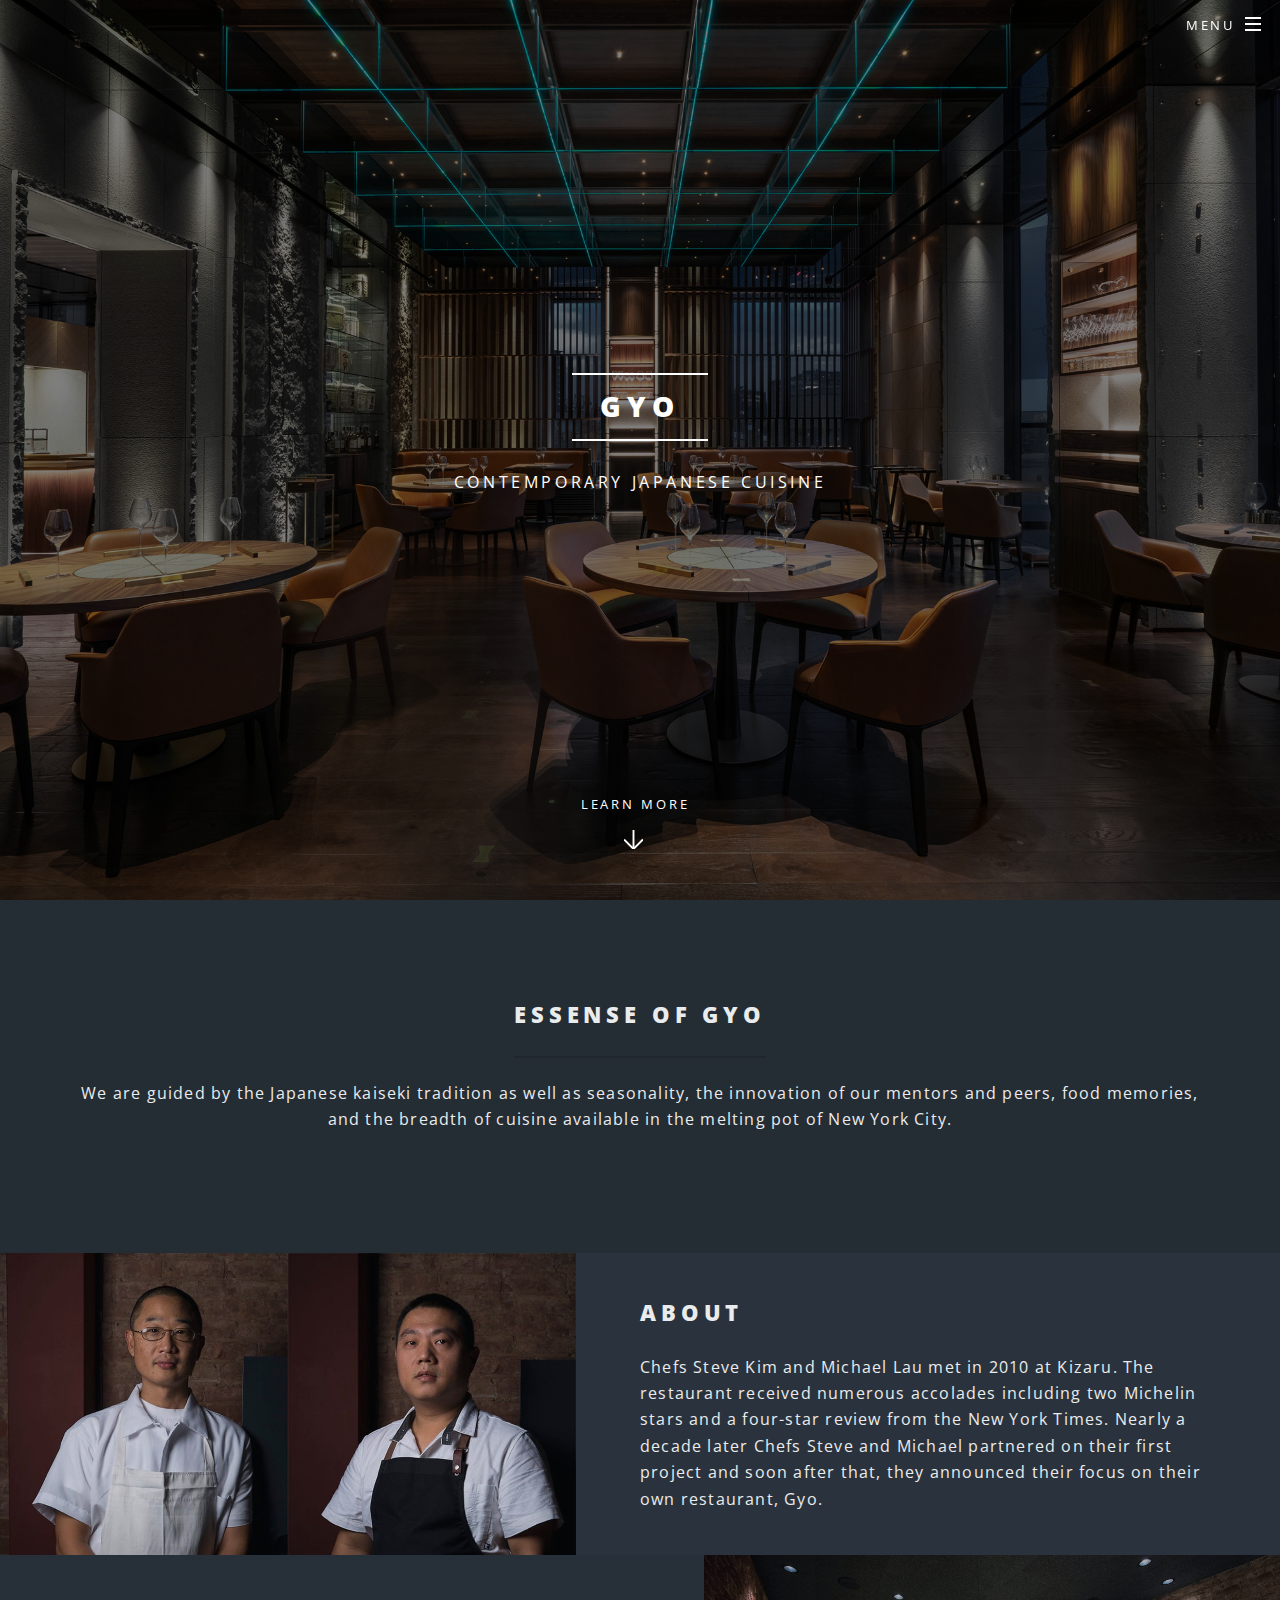
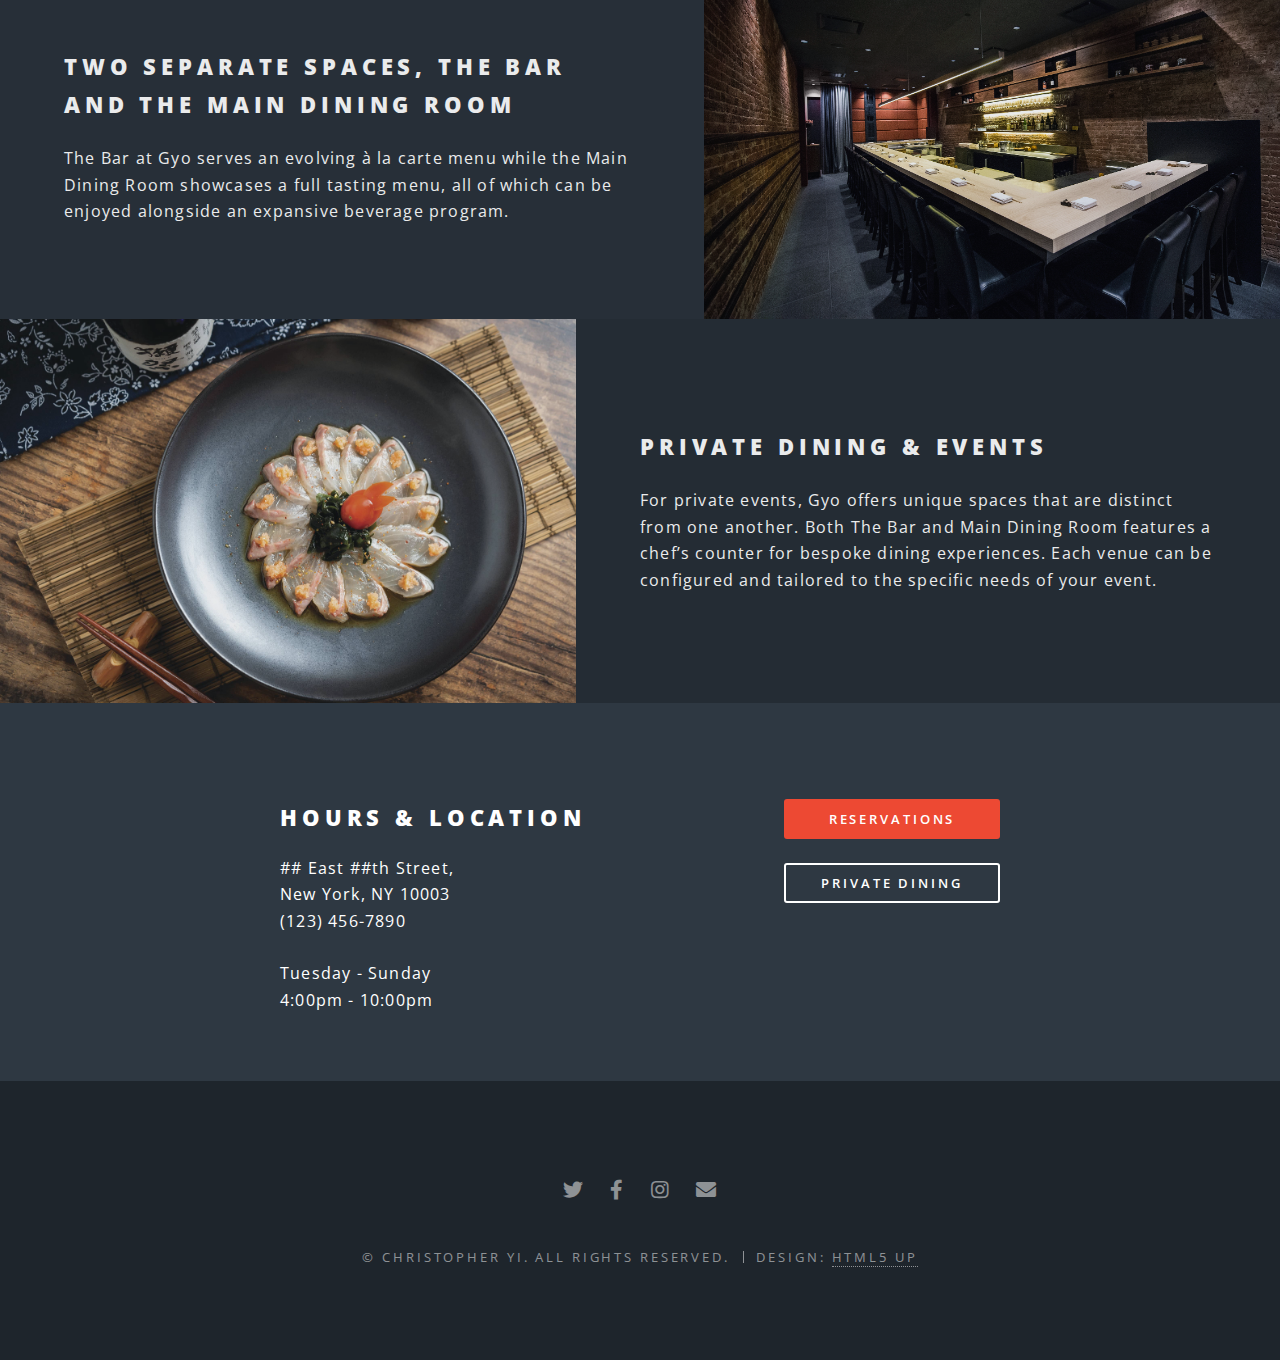
<file: index.html>
<!DOCTYPE HTML>
<!--
	Spectral by HTML5 UP
	html5up.net | @ajlkn
	Free for personal and commercial use under the CCA 3.0 license (html5up.net/license)
-->
<html>
	<head>
		<title>Gyo | Contemporary Japanese Cuisine</title>
		<meta charset="utf-8" />
		<meta name="viewport" content="width=device-width, initial-scale=1, user-scalable=no" />
		<link rel="stylesheet" href="assets/css/main.css" />
		<noscript><link rel="stylesheet" href="assets/css/noscript.css" /></noscript>
	</head>
	<body class="landing is-preload">

		<!-- Page Wrapper -->
			<div id="page-wrapper">

				<!-- Header -->
					<header id="header" class="alt">
						<h1><a href="index.html">Gyo</a></h1>
						<nav id="nav">
							<ul>
								<li class="special">
									<a href="#menu" class="menuToggle"><span>Menu</span></a>
									<div id="menu">
										<ul>
											<li><a href="#two">About</a></li>
											<li><a href="generic.html">Menu</a></li>
											<li><a href="#cta">Reservations</a></li>
											<li><a href="elements.html">Contact</a></li>
										</ul>
									</div>
								</li>
							</ul>
						</nav>
					</header>

				<!-- Banner -->
					<section id="banner">
						<div class="inner">
							<h2>Gyo</h2>
							<p>Contemporary Japanese Cuisine</p>
						</div>
						<a href="#one" class="more scrolly">Learn More</a>
					</section>

				<!-- One -->
					<section id="one" class="wrapper style1 special">
						<div class="inner">
							<header class="major">
								<h2>Essense of Gyo</h2>
								<p>We are guided by the Japanese kaiseki tradition as well as seasonality, the innovation of our mentors and peers, food memories, and the breadth of cuisine available in the melting pot of New York City.</p>
							</header>
						</div>
					</section>

				<!-- Two -->
					<section id="two" class="wrapper alt style2">
						<section class="spotlight">
							<div class="image"><img src="images/chefs.jpg" alt="" /></div><div class="content">
								<h2>About</h2>
								<p>Chefs Steve Kim and Michael Lau met in 2010 at Kizaru. The restaurant received numerous accolades including two Michelin stars and a four-star review from the New York Times. Nearly a decade later Chefs Steve and Michael partnered on their first project and soon after that, they announced their focus on their own restaurant, Gyo. </p>
							</div>
						</section>
						<section class="spotlight">
							<div class="image"><img src="images/bar.jpg" alt="" /></div><div class="content">
								<h2>Two separate spaces, The Bar and the Main Dining Room</h2>
								<p>The Bar at Gyo serves an evolving à la carte menu while the Main Dining Room showcases a full tasting menu, all of which can be enjoyed alongside an expansive beverage program.</p>
							</div>
						</section>
						<section class="spotlight">
							<div class="image"><img src="images/sashimi.jpg" alt="" /></div><div class="content">
								<h2>Private Dining & Events</h2>
								<p>For private events, Gyo offers unique spaces that are distinct from one another. Both The Bar and Main Dining Room features a chef’s counter for bespoke dining experiences. Each venue can be configured and tailored to the specific needs of your event.</p>
							</div>
						</section>
					</section>

				<!-- CTA -->
					<section id="cta" class="wrapper style4">
						<div class="inner">
							<header>
								<h2>Hours & Location</h2>
								<p>## East ##th Street,</p>
								<p>New York, NY 10003</p>
								<p>(123) 456-7890</p><br>
									
									<p>Tuesday - Sunday</p>
									<p>4:00pm - 10:00pm</p>
							</header>
							<ul class="actions stacked">
								<li><a href="#" class="button fit primary">Reservations</a></li>
								<li><a href="#" class="button fit">Private Dining</a></li>
							</ul>
						</div>
					</section>

				<!-- Footer -->
					<footer id="footer">
						<ul class="icons">
							<li><a href="#" class="icon brands fa-twitter"><span class="label">Twitter</span></a></li>
							<li><a href="#" class="icon brands fa-facebook-f"><span class="label">Facebook</span></a></li>
							<li><a href="#" class="icon brands fa-instagram"><span class="label">Instagram</span></a></li>
							<li><a href="#" class="icon solid fa-envelope"><span class="label">Email</span></a></li>
						</ul>
						<ul class="copyright">
							<li>&copy; Christopher Yi. All Rights Reserved.</li><li>Design: <a href="http://html5up.net">HTML5 UP</a></li>
						</ul>
					</footer>

			</div>

		<!-- Scripts -->
			<script src="assets/js/jquery.min.js"></script>
			<script src="assets/js/jquery.scrollex.min.js"></script>
			<script src="assets/js/jquery.scrolly.min.js"></script>
			<script src="assets/js/browser.min.js"></script>
			<script src="assets/js/breakpoints.min.js"></script>
			<script src="assets/js/util.js"></script>
			<script src="assets/js/main.js"></script>

	</body>
</html>
</file>
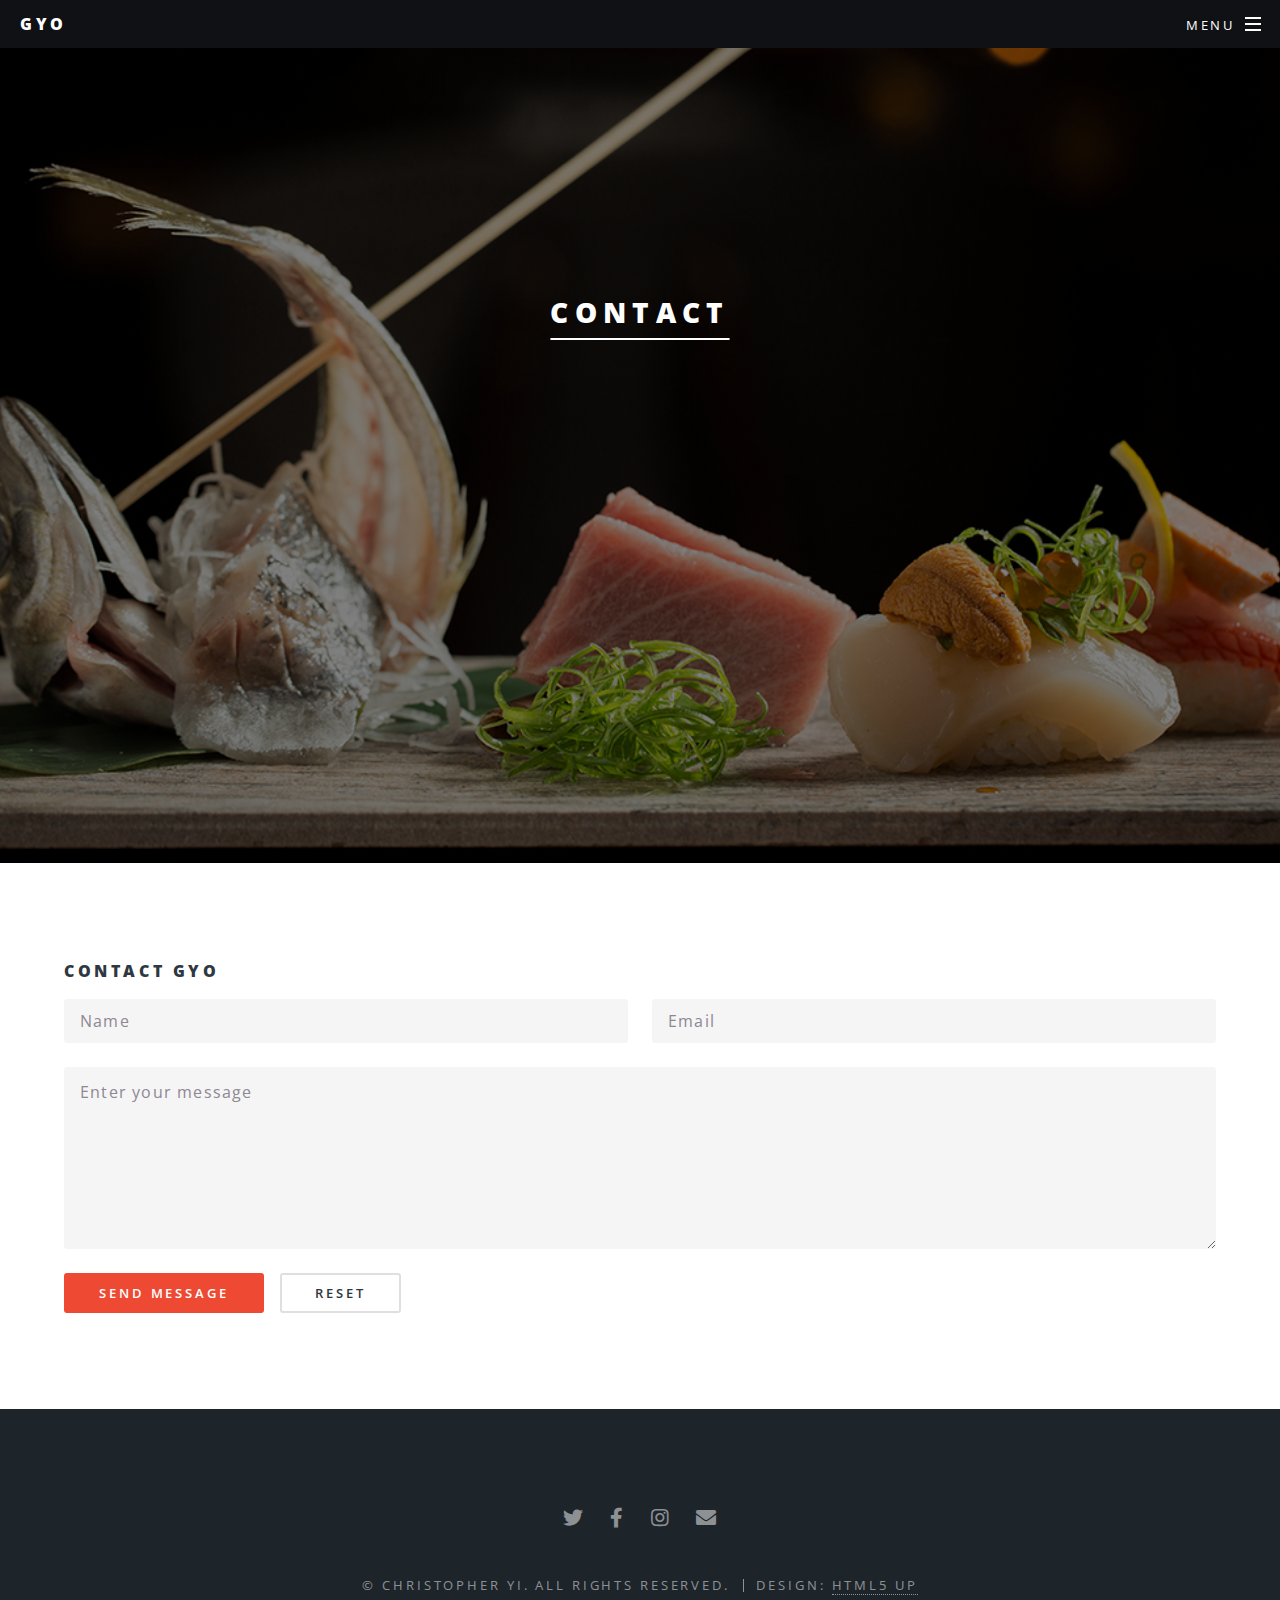
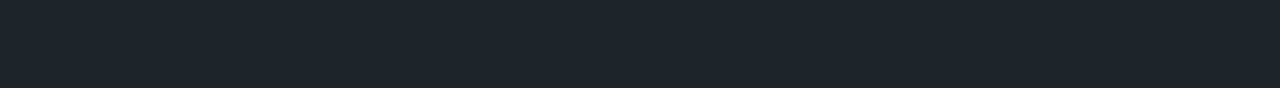
<file: elements.html>
<!DOCTYPE HTML>
<!--
	Spectral by HTML5 UP
	html5up.net | @ajlkn
	Free for personal and commercial use under the CCA 3.0 license (html5up.net/license)
-->
<html>
	<head>
		<title>Contact | Gyo</title>
		<meta charset="utf-8" />
		<meta name="viewport" content="width=device-width, initial-scale=1, user-scalable=no" />
		<link rel="stylesheet" href="assets/css/main.css" />
		<noscript><link rel="stylesheet" href="assets/css/noscript.css" /></noscript>
	</head>
	<body class="is-preload">

		<!-- Page Wrapper -->
			<div id="page-wrapper">

				<!-- Header -->
					<header id="header">
						<h1><a href="index.html">Gyo</a></h1>
						<nav id="nav">
							<ul>
								<li class="special">
									<a href="#menu" class="menuToggle"><span>Menu</span></a>
									<div id="menu">
										<ul>
											<li><a href="index.html#two">About</a></li>
											<li><a href="generic.html">Menu</a></li>
											<li><a href="index.html#cta">Reservations</a></li>
											<li><a href="#">Contact</a></li>
										</ul>
									</div>
								</li>
							</ul>
						</nav>
					</header>

				<!-- Main -->
					<article id="main">
						<header>
							<h2>Contact</h2>
						</header>
						<section class="wrapper style5">
							<div class="inner">

								<section>
									<h4>Contact Gyo</h4>
									<form method="post" action="#">
										<div class="row gtr-uniform">
											<div class="col-6 col-12-xsmall">
												<input type="text" name="demo-name" id="demo-name" value="" placeholder="Name" />
											</div>
											<div class="col-6 col-12-xsmall">
												<input type="email" name="demo-email" id="demo-email" value="" placeholder="Email" />
											</div>

											<div class="col-12">
												<textarea name="demo-message" id="demo-message" placeholder="Enter your message" rows="6"></textarea>
											</div>
											<div class="col-12">
												<ul class="actions">
													<li><a href="#"><input type="submit" value="Send Message" class="primary" /></a></li>
													<li><input type="reset" value="Reset" /></li>
												</ul>
											</div>
										</div>
									</form>
								</section>

								

							</div>
						</section>
					</article>

				<!-- Footer -->
					<footer id="footer">
						<ul class="icons">
							<li><a href="#" class="icon brands fa-twitter"><span class="label">Twitter</span></a></li>
							<li><a href="#" class="icon brands fa-facebook-f"><span class="label">Facebook</span></a></li>
							<li><a href="#" class="icon brands fa-instagram"><span class="label">Instagram</span></a></li>
							<li><a href="#" class="icon solid fa-envelope"><span class="label">Email</span></a></li>
						</ul>
						<ul class="copyright">
							<li>&copy; Christopher Yi. All Rights Reserved.</li><li>Design: <a href="http://html5up.net">HTML5 UP</a></li>
						</ul>
					</footer>

			</div>

		<!-- Scripts -->
			<script src="assets/js/jquery.min.js"></script>
			<script src="assets/js/jquery.scrollex.min.js"></script>
			<script src="assets/js/jquery.scrolly.min.js"></script>
			<script src="assets/js/browser.min.js"></script>
			<script src="assets/js/breakpoints.min.js"></script>
			<script src="assets/js/util.js"></script>
			<script src="assets/js/main.js"></script>

	</body>
</html>
</file>
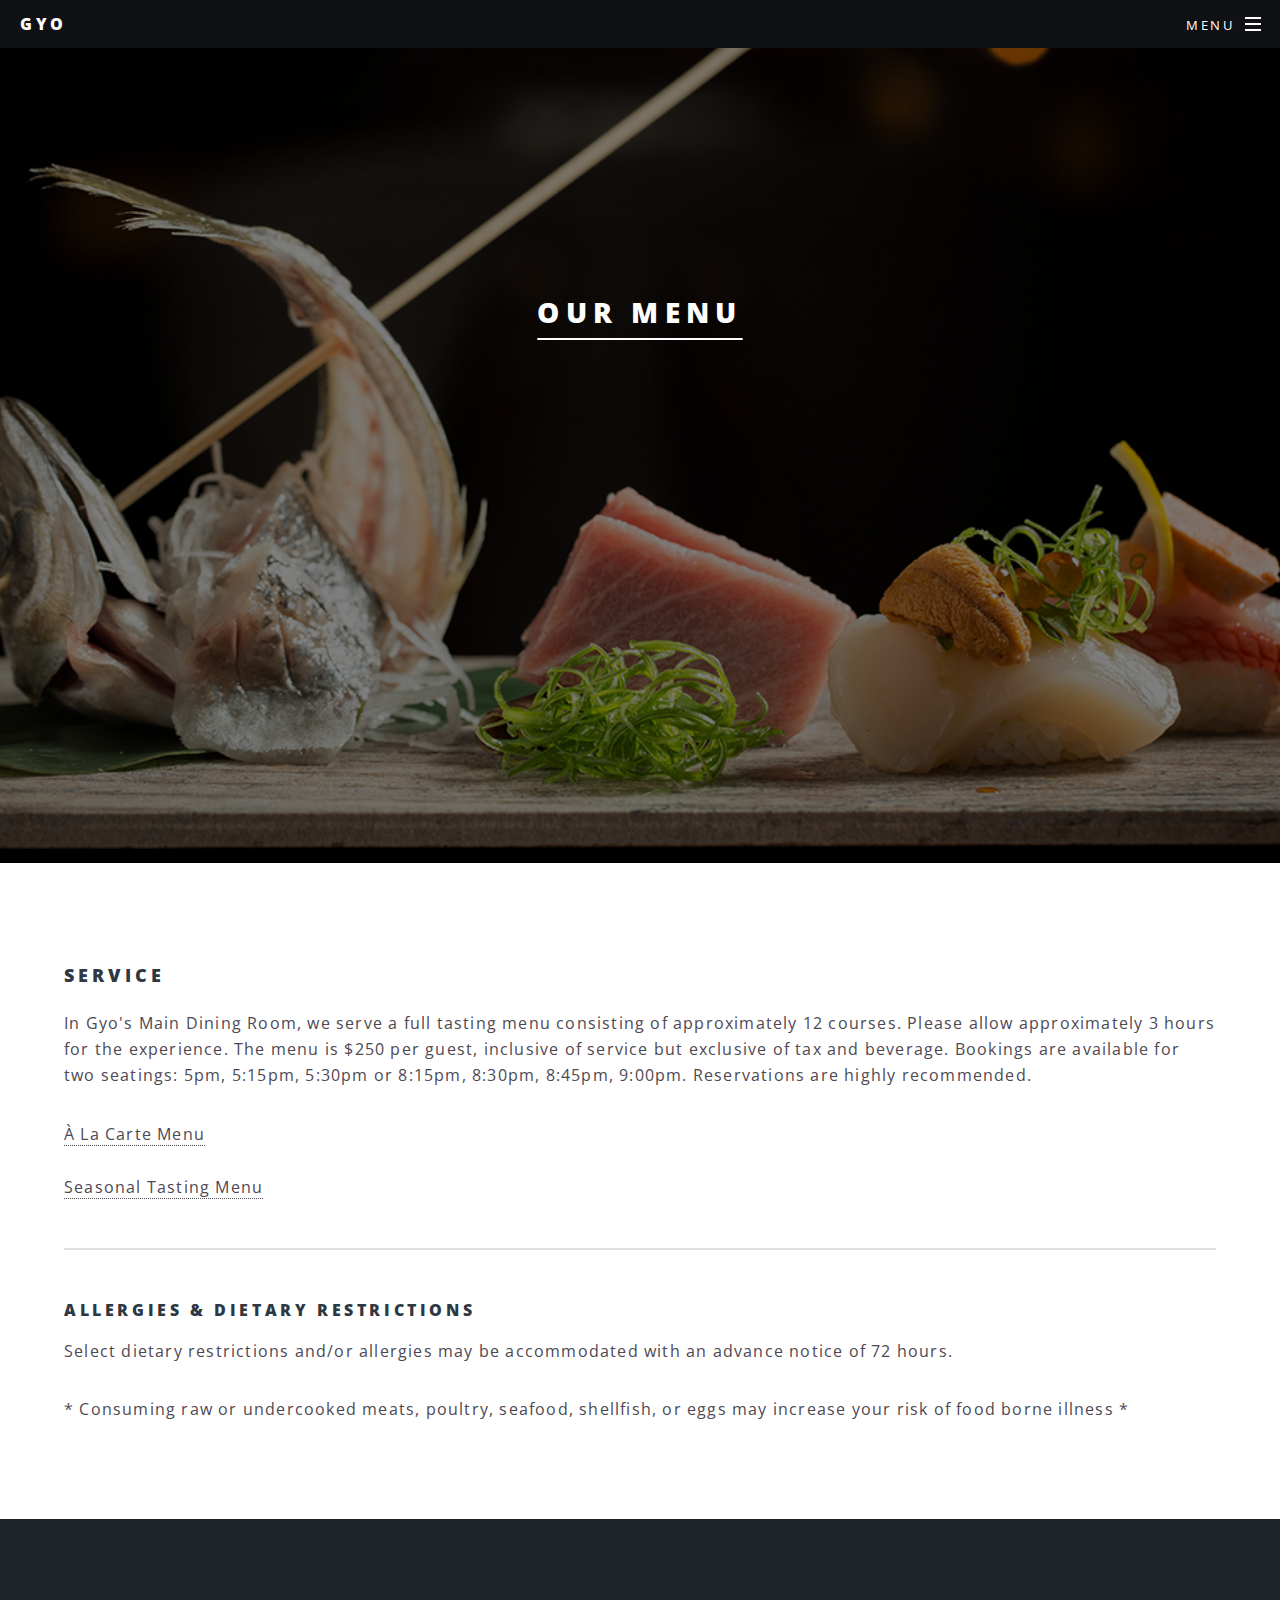
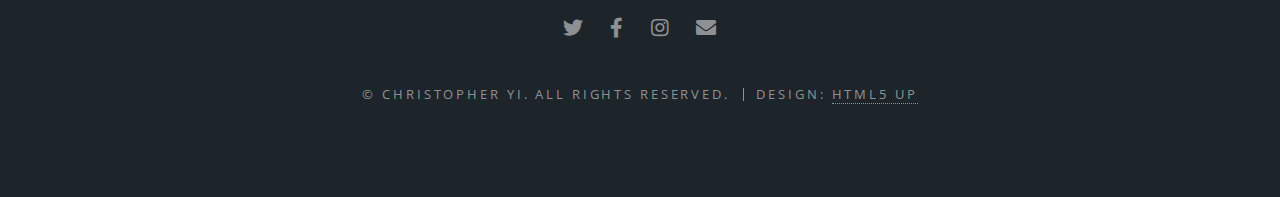
<file: generic.html>
<!DOCTYPE HTML>
<!--
	Spectral by HTML5 UP
	html5up.net | @ajlkn
	Free for personal and commercial use under the CCA 3.0 license (html5up.net/license)
-->
<html>
	<head>
		<title>Menu | Gyo</title>
		<meta charset="utf-8" />
		<meta name="viewport" content="width=device-width, initial-scale=1, user-scalable=no" />
		<link rel="stylesheet" href="assets/css/main.css" />
		<noscript><link rel="stylesheet" href="assets/css/noscript.css" /></noscript>
	</head>
	<body class="is-preload">

		<!-- Page Wrapper -->
			<div id="page-wrapper">

				<!-- Header -->
					<header id="header">
						<h1><a href="index.html">Gyo</a></h1>
						<nav id="nav">
							<ul>
								<li class="special">
									<a href="#menu" class="menuToggle"><span>Menu</span></a>
									<div id="menu">
										<ul>
											<li><a href="index.html#two">About</a></li>
											<li><a href="#">Menu</a></li>
											<li><a href="index.html#cta">Reservations</a></li>
											<li><a href="elements.html">Contact</a></li>
										</ul>
									</div>
								</li>
							</ul>
						</nav>
					</header>

				<!-- Main -->
					<article id="main">
						<header>
							<h2>Our Menu</h2>
						</header>
						<section class="wrapper style5">
							<div class="inner">

								<h3>Service</h3>
								<p>In Gyo's Main Dining Room, we serve a full tasting menu consisting of approximately 12 courses. Please allow approximately 3 hours for the experience.

									The menu is $250 per guest, inclusive of service but exclusive of tax and beverage.
									
									Bookings are available for two seatings: 5pm, 5:15pm, 5:30pm or 8:15pm, 8:30pm, 8:45pm, 9:00pm. Reservations are highly recommended.</p>



								<a href="#">À La Carte Menu</a><br>

								</br><a href="#">Seasonal Tasting Menu</a>

								<hr />

								<h4>ALLERGIES & DIETARY RESTRICTIONS</h4>
								<p>Select dietary restrictions and/or allergies may be accommodated with an advance notice of 72 hours.</p>
								<p>* Consuming raw or undercooked meats, poultry, seafood, shellfish, or eggs may increase your risk of food borne illness *</p>

							</div>
						</section>
					</article>

				<!-- Footer -->
					<footer id="footer">
						<ul class="icons">
							<li><a href="#" class="icon brands fa-twitter"><span class="label">Twitter</span></a></li>
							<li><a href="#" class="icon brands fa-facebook-f"><span class="label">Facebook</span></a></li>
							<li><a href="#" class="icon brands fa-instagram"><span class="label">Instagram</span></a></li>
							<li><a href="#" class="icon solid fa-envelope"><span class="label">Email</span></a></li>
						</ul>
						<ul class="copyright">
							<li>&copy; Christopher Yi. All Rights Reserved.</li><li>Design: <a href="http://html5up.net">HTML5 UP</a></li>
						</ul>
					</footer>

			</div>

		<!-- Scripts -->
			<script src="assets/js/jquery.min.js"></script>
			<script src="assets/js/jquery.scrollex.min.js"></script>
			<script src="assets/js/jquery.scrolly.min.js"></script>
			<script src="assets/js/browser.min.js"></script>
			<script src="assets/js/breakpoints.min.js"></script>
			<script src="assets/js/util.js"></script>
			<script src="assets/js/main.js"></script>

	</body>
</html>
</file>
<file: assets/css/noscript.css>
/*
	Spectral by HTML5 UP
	html5up.net | @ajlkn
	Free for personal and commercial use under the CCA 3.0 license (html5up.net/license)
*/

/* Banner */

	body.is-preload #banner h2 {
		-moz-transform: none;
		-webkit-transform: none;
		-ms-transform: none;
		transform: none;
		opacity: 1;
	}

		body.is-preload #banner h2:before, body.is-preload #banner h2:after {
			width: 100%;
		}

	body.is-preload #banner .more {
		-moz-transform: none;
		-webkit-transform: none;
		-ms-transform: none;
		transform: none;
		opacity: 1;
	}

	body.is-preload #banner:after {
		opacity: 0;
	}
</file>
<file: assets/css/main.css>
@import url(fontawesome-all.min.css);
@import url("https://fonts.googleapis.com/css?family=Open+Sans:400,400italic,600,600italic,800,800italic");

/*
	Spectral by HTML5 UP
	html5up.net | @ajlkn
	Free for personal and commercial use under the CCA 3.0 license (html5up.net/license)
*/

html, body, div, span, applet, object,
iframe, h1, h2, h3, h4, h5, h6, p, blockquote,
pre, a, abbr, acronym, address, big, cite,
code, del, dfn, em, img, ins, kbd, q, s, samp,
small, strike, strong, sub, sup, tt, var, b,
u, i, center, dl, dt, dd, ol, ul, li, fieldset,
form, label, legend, table, caption, tbody,
tfoot, thead, tr, th, td, article, aside,
canvas, details, embed, figure, figcaption,
footer, header, hgroup, menu, nav, output, ruby,
section, summary, time, mark, audio, video {
	margin: 0;
	padding: 0;
	border: 0;
	font-size: 100%;
	font: inherit;
	vertical-align: baseline;}

article, aside, details, figcaption, figure,
footer, header, hgroup, menu, nav, section {
	display: block;}

html{
	scroll-behavior: smooth;
}

body {
	line-height: 1;
}

ol, ul {
	list-style: none;
}

blockquote, q {
	quotes: none;
}

	blockquote:before, blockquote:after, q:before, q:after {
		content: '';
		content: none;
	}

table {
	border-collapse: collapse;
	border-spacing: 0;
}

body {
	-webkit-text-size-adjust: none;
}

mark {
	background-color: transparent;
	color: inherit;
}

input::-moz-focus-inner {
	border: 0;
	padding: 0;
}

input, select, textarea {
	-moz-appearance: none;
	-webkit-appearance: none;
	-ms-appearance: none;
	appearance: none;
}

/* Basic */

	@-ms-viewport {
		width: device-width;
	}

	html {
		box-sizing: border-box;
	}

	*, *:before, *:after {
		box-sizing: inherit;
	}

	body {
		background: #2e3842;
	}

		body.is-preload *, body.is-preload *:before, body.is-preload *:after {
			-moz-animation: none !important;
			-webkit-animation: none !important;
			-ms-animation: none !important;
			animation: none !important;
			-moz-transition: none !important;
			-webkit-transition: none !important;
			-ms-transition: none !important;
			transition: none !important;
		}

	body, input, select, textarea {
		color: #fff;
		font-family: "Open Sans", Helvetica, sans-serif;
		font-size: 15pt;
		font-weight: 400;
		letter-spacing: 0.075em;
		line-height: 1.65em;
	}

		@media screen and (max-width: 1680px) {

			body, input, select, textarea {
				font-size: 13pt;
			}

		}

		@media screen and (max-width: 1280px) {

			body, input, select, textarea {
				font-size: 12pt;
			}

		}

		@media screen and (max-width: 736px) {

			body, input, select, textarea {
				font-size: 11pt;
				letter-spacing: 0.0375em;
			}

		}

	a {
		-moz-transition: color 0.2s ease, border-bottom-color 0.2s ease;
		-webkit-transition: color 0.2s ease, border-bottom-color 0.2s ease;
		-ms-transition: color 0.2s ease, border-bottom-color 0.2s ease;
		transition: color 0.2s ease, border-bottom-color 0.2s ease;
		border-bottom: dotted 1px;
		color: inherit;
		text-decoration: none;
	}

		a:hover {
			border-bottom-color: transparent;
		}

	strong, b {
		color: #fff;
		font-weight: 600;
	}

	em, i {
		font-style: italic;
	}

	p {
		margin: 0 0 2em 0;
	}

	h1, h2, h3, h4, h5, h6 {
		color: #fff;
		font-weight: 800;
		letter-spacing: 0.225em;
		line-height: 1em;
		margin: 0 0 1em 0;
		text-transform: uppercase;
	}

		h1 a, h2 a, h3 a, h4 a, h5 a, h6 a {
			color: inherit;
			text-decoration: none;
		}

	h2 {
		font-size: 1.35em;
		line-height: 1.75em;
	}

		@media screen and (max-width: 736px) {

			h2 {
				font-size: 1.1em;
				line-height: 1.65em;
			}

		}

	h3 {
		font-size: 1.15em;
		line-height: 1.75em;
	}

		@media screen and (max-width: 736px) {

			h3 {
				font-size: 1em;
				line-height: 1.65em;
			}

		}

	h4 {
		font-size: 1em;
		line-height: 1.5em;
	}

	h5 {
		font-size: 0.8em;
		line-height: 1.5em;
	}

	h6 {
		font-size: 0.7em;
		line-height: 1.5em;
	}

	sub {
		font-size: 0.8em;
		position: relative;
		top: 0.5em;
	}

	sup {
		font-size: 0.8em;
		position: relative;
		top: -0.5em;
	}

	hr {
		border: 0;
		border-bottom: solid 2px #fff;
		margin: 3em 0;
	}

		hr.major {
			margin: 4.5em 0;
		}

	blockquote {
		border-left: solid 4px #fff;
		font-style: italic;
		margin: 0 0 2em 0;
		padding: 0.5em 0 0.5em 2em;
	}

	code {
		background: rgba(144, 144, 144, 0.25);
		border-radius: 3px;
		font-family: "Courier New", monospace;
		font-size: 0.9em;
		letter-spacing: 0;
		margin: 0 0.25em;
		padding: 0.25em 0.65em;
	}

	pre {
		-webkit-overflow-scrolling: touch;
		font-family: "Courier New", monospace;
		font-size: 0.9em;
		margin: 0 0 2em 0;
	}

		pre code {
			display: block;
			line-height: 1.75em;
			padding: 1em 1.5em;
			overflow-x: auto;
		}

	.align-left {
		text-align: left;
	}

	.align-center {
		text-align: center;
	}

	.align-right {
		text-align: right;
	}

/* Row */

	.row {
		display: flex;
		flex-wrap: wrap;
		box-sizing: border-box;
		align-items: stretch;
	}

		.row > * {
			box-sizing: border-box;
		}

		.row.gtr-uniform > * > :last-child {
			margin-bottom: 0;
		}

		.row.aln-left {
			justify-content: flex-start;
		}

		.row.aln-center {
			justify-content: center;
		}

		.row.aln-right {
			justify-content: flex-end;
		}

		.row.aln-top {
			align-items: flex-start;
		}

		.row.aln-middle {
			align-items: center;
		}

		.row.aln-bottom {
			align-items: flex-end;
		}

		.row > .imp {
			order: -1;
		}

		.row > .col-1 {
			width: 8.33333%;
		}

		.row > .off-1 {
			margin-left: 8.33333%;
		}

		.row > .col-2 {
			width: 16.66667%;
		}

		.row > .off-2 {
			margin-left: 16.66667%;
		}

		.row > .col-3 {
			width: 25%;
		}

		.row > .off-3 {
			margin-left: 25%;
		}

		.row > .col-4 {
			width: 33.33333%;
		}

		.row > .off-4 {
			margin-left: 33.33333%;
		}

		.row > .col-5 {
			width: 41.66667%;
		}

		.row > .off-5 {
			margin-left: 41.66667%;
		}

		.row > .col-6 {
			width: 50%;
		}

		.row > .off-6 {
			margin-left: 50%;
		}

		.row > .col-7 {
			width: 58.33333%;
		}

		.row > .off-7 {
			margin-left: 58.33333%;
		}

		.row > .col-8 {
			width: 66.66667%;
		}

		.row > .off-8 {
			margin-left: 66.66667%;
		}

		.row > .col-9 {
			width: 75%;
		}

		.row > .off-9 {
			margin-left: 75%;
		}

		.row > .col-10 {
			width: 83.33333%;
		}

		.row > .off-10 {
			margin-left: 83.33333%;
		}

		.row > .col-11 {
			width: 91.66667%;
		}

		.row > .off-11 {
			margin-left: 91.66667%;
		}

		.row > .col-12 {
			width: 100%;
		}

		.row > .off-12 {
			margin-left: 100%;
		}

		.row.gtr-0 {
			margin-top: 0;
			margin-left: 0em;
		}

			.row.gtr-0 > * {
				padding: 0 0 0 0em;
			}

			.row.gtr-0.gtr-uniform {
				margin-top: 0em;
			}

				.row.gtr-0.gtr-uniform > * {
					padding-top: 0em;
				}

		.row.gtr-25 {
			margin-top: 0;
			margin-left: -0.375em;
		}

			.row.gtr-25 > * {
				padding: 0 0 0 0.375em;
			}

			.row.gtr-25.gtr-uniform {
				margin-top: -0.375em;
			}

				.row.gtr-25.gtr-uniform > * {
					padding-top: 0.375em;
				}

		.row.gtr-50 {
			margin-top: 0;
			margin-left: -0.75em;
		}

			.row.gtr-50 > * {
				padding: 0 0 0 0.75em;
			}

			.row.gtr-50.gtr-uniform {
				margin-top: -0.75em;
			}

				.row.gtr-50.gtr-uniform > * {
					padding-top: 0.75em;
				}

		.row {
			margin-top: 0;
			margin-left: -1.5em;
		}

			.row > * {
				padding: 0 0 0 1.5em;
			}

			.row.gtr-uniform {
				margin-top: -1.5em;
			}

				.row.gtr-uniform > * {
					padding-top: 1.5em;
				}

		.row.gtr-150 {
			margin-top: 0;
			margin-left: -2.25em;
		}

			.row.gtr-150 > * {
				padding: 0 0 0 2.25em;
			}

			.row.gtr-150.gtr-uniform {
				margin-top: -2.25em;
			}

				.row.gtr-150.gtr-uniform > * {
					padding-top: 2.25em;
				}

		.row.gtr-200 {
			margin-top: 0;
			margin-left: -3em;
		}

			.row.gtr-200 > * {
				padding: 0 0 0 3em;
			}

			.row.gtr-200.gtr-uniform {
				margin-top: -3em;
			}

				.row.gtr-200.gtr-uniform > * {
					padding-top: 3em;
				}

		@media screen and (max-width: 1680px) {

			.row {
				display: flex;
				flex-wrap: wrap;
				box-sizing: border-box;
				align-items: stretch;
			}

				.row > * {
					box-sizing: border-box;
				}

				.row.gtr-uniform > * > :last-child {
					margin-bottom: 0;
				}

				.row.aln-left {
					justify-content: flex-start;
				}

				.row.aln-center {
					justify-content: center;
				}

				.row.aln-right {
					justify-content: flex-end;
				}

				.row.aln-top {
					align-items: flex-start;
				}

				.row.aln-middle {
					align-items: center;
				}

				.row.aln-bottom {
					align-items: flex-end;
				}

				.row > .imp-xlarge {
					order: -1;
				}

				.row > .col-1-xlarge {
					width: 8.33333%;
				}

				.row > .off-1-xlarge {
					margin-left: 8.33333%;
				}

				.row > .col-2-xlarge {
					width: 16.66667%;
				}

				.row > .off-2-xlarge {
					margin-left: 16.66667%;
				}

				.row > .col-3-xlarge {
					width: 25%;
				}

				.row > .off-3-xlarge {
					margin-left: 25%;
				}

				.row > .col-4-xlarge {
					width: 33.33333%;
				}

				.row > .off-4-xlarge {
					margin-left: 33.33333%;
				}

				.row > .col-5-xlarge {
					width: 41.66667%;
				}

				.row > .off-5-xlarge {
					margin-left: 41.66667%;
				}

				.row > .col-6-xlarge {
					width: 50%;
				}

				.row > .off-6-xlarge {
					margin-left: 50%;
				}

				.row > .col-7-xlarge {
					width: 58.33333%;
				}

				.row > .off-7-xlarge {
					margin-left: 58.33333%;
				}

				.row > .col-8-xlarge {
					width: 66.66667%;
				}

				.row > .off-8-xlarge {
					margin-left: 66.66667%;
				}

				.row > .col-9-xlarge {
					width: 75%;
				}

				.row > .off-9-xlarge {
					margin-left: 75%;
				}

				.row > .col-10-xlarge {
					width: 83.33333%;
				}

				.row > .off-10-xlarge {
					margin-left: 83.33333%;
				}

				.row > .col-11-xlarge {
					width: 91.66667%;
				}

				.row > .off-11-xlarge {
					margin-left: 91.66667%;
				}

				.row > .col-12-xlarge {
					width: 100%;
				}

				.row > .off-12-xlarge {
					margin-left: 100%;
				}

				.row.gtr-0 {
					margin-top: 0;
					margin-left: 0em;
				}

					.row.gtr-0 > * {
						padding: 0 0 0 0em;
					}

					.row.gtr-0.gtr-uniform {
						margin-top: 0em;
					}

						.row.gtr-0.gtr-uniform > * {
							padding-top: 0em;
						}

				.row.gtr-25 {
					margin-top: 0;
					margin-left: -0.375em;
				}

					.row.gtr-25 > * {
						padding: 0 0 0 0.375em;
					}

					.row.gtr-25.gtr-uniform {
						margin-top: -0.375em;
					}

						.row.gtr-25.gtr-uniform > * {
							padding-top: 0.375em;
						}

				.row.gtr-50 {
					margin-top: 0;
					margin-left: -0.75em;
				}

					.row.gtr-50 > * {
						padding: 0 0 0 0.75em;
					}

					.row.gtr-50.gtr-uniform {
						margin-top: -0.75em;
					}

						.row.gtr-50.gtr-uniform > * {
							padding-top: 0.75em;
						}

				.row {
					margin-top: 0;
					margin-left: -1.5em;
				}

					.row > * {
						padding: 0 0 0 1.5em;
					}

					.row.gtr-uniform {
						margin-top: -1.5em;
					}

						.row.gtr-uniform > * {
							padding-top: 1.5em;
						}

				.row.gtr-150 {
					margin-top: 0;
					margin-left: -2.25em;
				}

					.row.gtr-150 > * {
						padding: 0 0 0 2.25em;
					}

					.row.gtr-150.gtr-uniform {
						margin-top: -2.25em;
					}

						.row.gtr-150.gtr-uniform > * {
							padding-top: 2.25em;
						}

				.row.gtr-200 {
					margin-top: 0;
					margin-left: -3em;
				}

					.row.gtr-200 > * {
						padding: 0 0 0 3em;
					}

					.row.gtr-200.gtr-uniform {
						margin-top: -3em;
					}

						.row.gtr-200.gtr-uniform > * {
							padding-top: 3em;
						}

		}

		@media screen and (max-width: 1280px) {

			.row {
				display: flex;
				flex-wrap: wrap;
				box-sizing: border-box;
				align-items: stretch;
			}

				.row > * {
					box-sizing: border-box;
				}

				.row.gtr-uniform > * > :last-child {
					margin-bottom: 0;
				}

				.row.aln-left {
					justify-content: flex-start;
				}

				.row.aln-center {
					justify-content: center;
				}

				.row.aln-right {
					justify-content: flex-end;
				}

				.row.aln-top {
					align-items: flex-start;
				}

				.row.aln-middle {
					align-items: center;
				}

				.row.aln-bottom {
					align-items: flex-end;
				}

				.row > .imp-large {
					order: -1;
				}

				.row > .col-1-large {
					width: 8.33333%;
				}

				.row > .off-1-large {
					margin-left: 8.33333%;
				}

				.row > .col-2-large {
					width: 16.66667%;
				}

				.row > .off-2-large {
					margin-left: 16.66667%;
				}

				.row > .col-3-large {
					width: 25%;
				}

				.row > .off-3-large {
					margin-left: 25%;
				}

				.row > .col-4-large {
					width: 33.33333%;
				}

				.row > .off-4-large {
					margin-left: 33.33333%;
				}

				.row > .col-5-large {
					width: 41.66667%;
				}

				.row > .off-5-large {
					margin-left: 41.66667%;
				}

				.row > .col-6-large {
					width: 50%;
				}

				.row > .off-6-large {
					margin-left: 50%;
				}

				.row > .col-7-large {
					width: 58.33333%;
				}

				.row > .off-7-large {
					margin-left: 58.33333%;
				}

				.row > .col-8-large {
					width: 66.66667%;
				}

				.row > .off-8-large {
					margin-left: 66.66667%;
				}

				.row > .col-9-large {
					width: 75%;
				}

				.row > .off-9-large {
					margin-left: 75%;
				}

				.row > .col-10-large {
					width: 83.33333%;
				}

				.row > .off-10-large {
					margin-left: 83.33333%;
				}

				.row > .col-11-large {
					width: 91.66667%;
				}

				.row > .off-11-large {
					margin-left: 91.66667%;
				}

				.row > .col-12-large {
					width: 100%;
				}

				.row > .off-12-large {
					margin-left: 100%;
				}

				.row.gtr-0 {
					margin-top: 0;
					margin-left: 0em;
				}

					.row.gtr-0 > * {
						padding: 0 0 0 0em;
					}

					.row.gtr-0.gtr-uniform {
						margin-top: 0em;
					}

						.row.gtr-0.gtr-uniform > * {
							padding-top: 0em;
						}

				.row.gtr-25 {
					margin-top: 0;
					margin-left: -0.375em;
				}

					.row.gtr-25 > * {
						padding: 0 0 0 0.375em;
					}

					.row.gtr-25.gtr-uniform {
						margin-top: -0.375em;
					}

						.row.gtr-25.gtr-uniform > * {
							padding-top: 0.375em;
						}

				.row.gtr-50 {
					margin-top: 0;
					margin-left: -0.75em;
				}

					.row.gtr-50 > * {
						padding: 0 0 0 0.75em;
					}

					.row.gtr-50.gtr-uniform {
						margin-top: -0.75em;
					}

						.row.gtr-50.gtr-uniform > * {
							padding-top: 0.75em;
						}

				.row {
					margin-top: 0;
					margin-left: -1.5em;
				}

					.row > * {
						padding: 0 0 0 1.5em;
					}

					.row.gtr-uniform {
						margin-top: -1.5em;
					}

						.row.gtr-uniform > * {
							padding-top: 1.5em;
						}

				.row.gtr-150 {
					margin-top: 0;
					margin-left: -2.25em;
				}

					.row.gtr-150 > * {
						padding: 0 0 0 2.25em;
					}

					.row.gtr-150.gtr-uniform {
						margin-top: -2.25em;
					}

						.row.gtr-150.gtr-uniform > * {
							padding-top: 2.25em;
						}

				.row.gtr-200 {
					margin-top: 0;
					margin-left: -3em;
				}

					.row.gtr-200 > * {
						padding: 0 0 0 3em;
					}

					.row.gtr-200.gtr-uniform {
						margin-top: -3em;
					}

						.row.gtr-200.gtr-uniform > * {
							padding-top: 3em;
						}

		}

		@media screen and (max-width: 980px) {

			.row {
				display: flex;
				flex-wrap: wrap;
				box-sizing: border-box;
				align-items: stretch;
			}

				.row > * {
					box-sizing: border-box;
				}

				.row.gtr-uniform > * > :last-child {
					margin-bottom: 0;
				}

				.row.aln-left {
					justify-content: flex-start;
				}

				.row.aln-center {
					justify-content: center;
				}

				.row.aln-right {
					justify-content: flex-end;
				}

				.row.aln-top {
					align-items: flex-start;
				}

				.row.aln-middle {
					align-items: center;
				}

				.row.aln-bottom {
					align-items: flex-end;
				}

				.row > .imp-medium {
					order: -1;
				}

				.row > .col-1-medium {
					width: 8.33333%;
				}

				.row > .off-1-medium {
					margin-left: 8.33333%;
				}

				.row > .col-2-medium {
					width: 16.66667%;
				}

				.row > .off-2-medium {
					margin-left: 16.66667%;
				}

				.row > .col-3-medium {
					width: 25%;
				}

				.row > .off-3-medium {
					margin-left: 25%;
				}

				.row > .col-4-medium {
					width: 33.33333%;
				}

				.row > .off-4-medium {
					margin-left: 33.33333%;
				}

				.row > .col-5-medium {
					width: 41.66667%;
				}

				.row > .off-5-medium {
					margin-left: 41.66667%;
				}

				.row > .col-6-medium {
					width: 50%;
				}

				.row > .off-6-medium {
					margin-left: 50%;
				}

				.row > .col-7-medium {
					width: 58.33333%;
				}

				.row > .off-7-medium {
					margin-left: 58.33333%;
				}

				.row > .col-8-medium {
					width: 66.66667%;
				}

				.row > .off-8-medium {
					margin-left: 66.66667%;
				}

				.row > .col-9-medium {
					width: 75%;
				}

				.row > .off-9-medium {
					margin-left: 75%;
				}

				.row > .col-10-medium {
					width: 83.33333%;
				}

				.row > .off-10-medium {
					margin-left: 83.33333%;
				}

				.row > .col-11-medium {
					width: 91.66667%;
				}

				.row > .off-11-medium {
					margin-left: 91.66667%;
				}

				.row > .col-12-medium {
					width: 100%;
				}

				.row > .off-12-medium {
					margin-left: 100%;
				}

				.row.gtr-0 {
					margin-top: 0;
					margin-left: 0em;
				}

					.row.gtr-0 > * {
						padding: 0 0 0 0em;
					}

					.row.gtr-0.gtr-uniform {
						margin-top: 0em;
					}

						.row.gtr-0.gtr-uniform > * {
							padding-top: 0em;
						}

				.row.gtr-25 {
					margin-top: 0;
					margin-left: -0.375em;
				}

					.row.gtr-25 > * {
						padding: 0 0 0 0.375em;
					}

					.row.gtr-25.gtr-uniform {
						margin-top: -0.375em;
					}

						.row.gtr-25.gtr-uniform > * {
							padding-top: 0.375em;
						}

				.row.gtr-50 {
					margin-top: 0;
					margin-left: -0.75em;
				}

					.row.gtr-50 > * {
						padding: 0 0 0 0.75em;
					}

					.row.gtr-50.gtr-uniform {
						margin-top: -0.75em;
					}

						.row.gtr-50.gtr-uniform > * {
							padding-top: 0.75em;
						}

				.row {
					margin-top: 0;
					margin-left: -1.5em;
				}

					.row > * {
						padding: 0 0 0 1.5em;
					}

					.row.gtr-uniform {
						margin-top: -1.5em;
					}

						.row.gtr-uniform > * {
							padding-top: 1.5em;
						}

				.row.gtr-150 {
					margin-top: 0;
					margin-left: -2.25em;
				}

					.row.gtr-150 > * {
						padding: 0 0 0 2.25em;
					}

					.row.gtr-150.gtr-uniform {
						margin-top: -2.25em;
					}

						.row.gtr-150.gtr-uniform > * {
							padding-top: 2.25em;
						}

				.row.gtr-200 {
					margin-top: 0;
					margin-left: -3em;
				}

					.row.gtr-200 > * {
						padding: 0 0 0 3em;
					}

					.row.gtr-200.gtr-uniform {
						margin-top: -3em;
					}

						.row.gtr-200.gtr-uniform > * {
							padding-top: 3em;
						}

		}

		@media screen and (max-width: 736px) {

			.row {
				display: flex;
				flex-wrap: wrap;
				box-sizing: border-box;
				align-items: stretch;
			}

				.row > * {
					box-sizing: border-box;
				}

				.row.gtr-uniform > * > :last-child {
					margin-bottom: 0;
				}

				.row.aln-left {
					justify-content: flex-start;
				}

				.row.aln-center {
					justify-content: center;
				}

				.row.aln-right {
					justify-content: flex-end;
				}

				.row.aln-top {
					align-items: flex-start;
				}

				.row.aln-middle {
					align-items: center;
				}

				.row.aln-bottom {
					align-items: flex-end;
				}

				.row > .imp-small {
					order: -1;
				}

				.row > .col-1-small {
					width: 8.33333%;
				}

				.row > .off-1-small {
					margin-left: 8.33333%;
				}

				.row > .col-2-small {
					width: 16.66667%;
				}

				.row > .off-2-small {
					margin-left: 16.66667%;
				}

				.row > .col-3-small {
					width: 25%;
				}

				.row > .off-3-small {
					margin-left: 25%;
				}

				.row > .col-4-small {
					width: 33.33333%;
				}

				.row > .off-4-small {
					margin-left: 33.33333%;
				}

				.row > .col-5-small {
					width: 41.66667%;
				}

				.row > .off-5-small {
					margin-left: 41.66667%;
				}

				.row > .col-6-small {
					width: 50%;
				}

				.row > .off-6-small {
					margin-left: 50%;
				}

				.row > .col-7-small {
					width: 58.33333%;
				}

				.row > .off-7-small {
					margin-left: 58.33333%;
				}

				.row > .col-8-small {
					width: 66.66667%;
				}

				.row > .off-8-small {
					margin-left: 66.66667%;
				}

				.row > .col-9-small {
					width: 75%;
				}

				.row > .off-9-small {
					margin-left: 75%;
				}

				.row > .col-10-small {
					width: 83.33333%;
				}

				.row > .off-10-small {
					margin-left: 83.33333%;
				}

				.row > .col-11-small {
					width: 91.66667%;
				}

				.row > .off-11-small {
					margin-left: 91.66667%;
				}

				.row > .col-12-small {
					width: 100%;
				}

				.row > .off-12-small {
					margin-left: 100%;
				}

				.row.gtr-0 {
					margin-top: 0;
					margin-left: 0em;
				}

					.row.gtr-0 > * {
						padding: 0 0 0 0em;
					}

					.row.gtr-0.gtr-uniform {
						margin-top: 0em;
					}

						.row.gtr-0.gtr-uniform > * {
							padding-top: 0em;
						}

				.row.gtr-25 {
					margin-top: 0;
					margin-left: -0.375em;
				}

					.row.gtr-25 > * {
						padding: 0 0 0 0.375em;
					}

					.row.gtr-25.gtr-uniform {
						margin-top: -0.375em;
					}

						.row.gtr-25.gtr-uniform > * {
							padding-top: 0.375em;
						}

				.row.gtr-50 {
					margin-top: 0;
					margin-left: -0.75em;
				}

					.row.gtr-50 > * {
						padding: 0 0 0 0.75em;
					}

					.row.gtr-50.gtr-uniform {
						margin-top: -0.75em;
					}

						.row.gtr-50.gtr-uniform > * {
							padding-top: 0.75em;
						}

				.row {
					margin-top: 0;
					margin-left: -1.5em;
				}

					.row > * {
						padding: 0 0 0 1.5em;
					}

					.row.gtr-uniform {
						margin-top: -1.5em;
					}

						.row.gtr-uniform > * {
							padding-top: 1.5em;
						}

				.row.gtr-150 {
					margin-top: 0;
					margin-left: -2.25em;
				}

					.row.gtr-150 > * {
						padding: 0 0 0 2.25em;
					}

					.row.gtr-150.gtr-uniform {
						margin-top: -2.25em;
					}

						.row.gtr-150.gtr-uniform > * {
							padding-top: 2.25em;
						}

				.row.gtr-200 {
					margin-top: 0;
					margin-left: -3em;
				}

					.row.gtr-200 > * {
						padding: 0 0 0 3em;
					}

					.row.gtr-200.gtr-uniform {
						margin-top: -3em;
					}

						.row.gtr-200.gtr-uniform > * {
							padding-top: 3em;
						}

		}

		@media screen and (max-width: 480px) {

			.row {
				display: flex;
				flex-wrap: wrap;
				box-sizing: border-box;
				align-items: stretch;
			}

				.row > * {
					box-sizing: border-box;
				}

				.row.gtr-uniform > * > :last-child {
					margin-bottom: 0;
				}

				.row.aln-left {
					justify-content: flex-start;
				}

				.row.aln-center {
					justify-content: center;
				}

				.row.aln-right {
					justify-content: flex-end;
				}

				.row.aln-top {
					align-items: flex-start;
				}

				.row.aln-middle {
					align-items: center;
				}

				.row.aln-bottom {
					align-items: flex-end;
				}

				.row > .imp-xsmall {
					order: -1;
				}

				.row > .col-1-xsmall {
					width: 8.33333%;
				}

				.row > .off-1-xsmall {
					margin-left: 8.33333%;
				}

				.row > .col-2-xsmall {
					width: 16.66667%;
				}

				.row > .off-2-xsmall {
					margin-left: 16.66667%;
				}

				.row > .col-3-xsmall {
					width: 25%;
				}

				.row > .off-3-xsmall {
					margin-left: 25%;
				}

				.row > .col-4-xsmall {
					width: 33.33333%;
				}

				.row > .off-4-xsmall {
					margin-left: 33.33333%;
				}

				.row > .col-5-xsmall {
					width: 41.66667%;
				}

				.row > .off-5-xsmall {
					margin-left: 41.66667%;
				}

				.row > .col-6-xsmall {
					width: 50%;
				}

				.row > .off-6-xsmall {
					margin-left: 50%;
				}

				.row > .col-7-xsmall {
					width: 58.33333%;
				}

				.row > .off-7-xsmall {
					margin-left: 58.33333%;
				}

				.row > .col-8-xsmall {
					width: 66.66667%;
				}

				.row > .off-8-xsmall {
					margin-left: 66.66667%;
				}

				.row > .col-9-xsmall {
					width: 75%;
				}

				.row > .off-9-xsmall {
					margin-left: 75%;
				}

				.row > .col-10-xsmall {
					width: 83.33333%;
				}

				.row > .off-10-xsmall {
					margin-left: 83.33333%;
				}

				.row > .col-11-xsmall {
					width: 91.66667%;
				}

				.row > .off-11-xsmall {
					margin-left: 91.66667%;
				}

				.row > .col-12-xsmall {
					width: 100%;
				}

				.row > .off-12-xsmall {
					margin-left: 100%;
				}

				.row.gtr-0 {
					margin-top: 0;
					margin-left: 0em;
				}

					.row.gtr-0 > * {
						padding: 0 0 0 0em;
					}

					.row.gtr-0.gtr-uniform {
						margin-top: 0em;
					}

						.row.gtr-0.gtr-uniform > * {
							padding-top: 0em;
						}

				.row.gtr-25 {
					margin-top: 0;
					margin-left: -0.375em;
				}

					.row.gtr-25 > * {
						padding: 0 0 0 0.375em;
					}

					.row.gtr-25.gtr-uniform {
						margin-top: -0.375em;
					}

						.row.gtr-25.gtr-uniform > * {
							padding-top: 0.375em;
						}

				.row.gtr-50 {
					margin-top: 0;
					margin-left: -0.75em;
				}

					.row.gtr-50 > * {
						padding: 0 0 0 0.75em;
					}

					.row.gtr-50.gtr-uniform {
						margin-top: -0.75em;
					}

						.row.gtr-50.gtr-uniform > * {
							padding-top: 0.75em;
						}

				.row {
					margin-top: 0;
					margin-left: -1.5em;
				}

					.row > * {
						padding: 0 0 0 1.5em;
					}

					.row.gtr-uniform {
						margin-top: -1.5em;
					}

						.row.gtr-uniform > * {
							padding-top: 1.5em;
						}

				.row.gtr-150 {
					margin-top: 0;
					margin-left: -2.25em;
				}

					.row.gtr-150 > * {
						padding: 0 0 0 2.25em;
					}

					.row.gtr-150.gtr-uniform {
						margin-top: -2.25em;
					}

						.row.gtr-150.gtr-uniform > * {
							padding-top: 2.25em;
						}

				.row.gtr-200 {
					margin-top: 0;
					margin-left: -3em;
				}

					.row.gtr-200 > * {
						padding: 0 0 0 3em;
					}

					.row.gtr-200.gtr-uniform {
						margin-top: -3em;
					}

						.row.gtr-200.gtr-uniform > * {
							padding-top: 3em;
						}

		}

/* Section/Article */

	section.special, article.special {
		text-align: center;
	}

	header p {
		color: rgba(255, 255, 255, 0.5);
		position: relative;
		top: -0.25em;
	}

	header h3 + p {
		font-size: 1.1em;
	}

	header h4 + p,
	header h5 + p,
	header h6 + p {
		font-size: 0.9em;
	}

	header.major {
		margin: 0 0 3.5em 0;
	}

		header.major h2, header.major h3, header.major h4, header.major h5, header.major h6 {
			border-bottom: solid 2px #fff;
			display: inline-block;
			padding-bottom: 1em;
			position: relative;
		}

			header.major h2:after, header.major h3:after, header.major h4:after, header.major h5:after, header.major h6:after {
				content: '';
				display: block;
				height: 1px;
			}

		header.major p {
			color: #fff;
			top: 0;
		}

		@media screen and (max-width: 736px) {

			header.major {
				margin: 0 0 2em 0;
			}

		}

	@media screen and (max-width: 980px) {

		header br {
			display: none;
		}

	}

/* Form */

	form {
		margin: 0 0 2em 0;
	}

	label {
		color: #fff;
		display: block;
		font-size: 0.9em;
		font-weight: 600;
		margin: 0 0 1em 0;
	}

	input[type="text"],
	input[type="password"],
	input[type="email"],
	select,
	textarea {
		-moz-appearance: none;
		-webkit-appearance: none;
		-ms-appearance: none;
		appearance: none;
		background-color: rgba(144, 144, 144, 0.25);
		border-radius: 3px;
		border: none;
		color: inherit;
		display: block;
		outline: 0;
		padding: 0 1em;
		text-decoration: none;
		width: 100%;
	}

		input[type="text"]:invalid,
		input[type="password"]:invalid,
		input[type="email"]:invalid,
		select:invalid,
		textarea:invalid {
			box-shadow: none;
		}

		input[type="text"]:focus,
		input[type="password"]:focus,
		input[type="email"]:focus,
		select:focus,
		textarea:focus {
			box-shadow: 0 0 0 2px #21b2a6;
		}

	select {
		background-size: 1.25em;
		background-repeat: no-repeat;
		background-position: calc(100% - 1em) center;
		height: 2.75em;
		padding-right: 2.75em;
		text-overflow: ellipsis;
	}

		select:focus::-ms-value {
			background-color: transparent;
		}

		select::-ms-expand {
			display: none;
		}

	input[type="text"],
	input[type="password"],
	input[type="email"],
	select {
		height: 2.75em;
	}

	textarea {
		padding: 0.75em 1em;
	}

	input[type="checkbox"],
	input[type="radio"] {
		-moz-appearance: none;
		-webkit-appearance: none;
		-ms-appearance: none;
		appearance: none;
		display: block;
		float: left;
		margin-right: -2em;
		opacity: 0;
		width: 1em;
		z-index: -1;
	}

		input[type="checkbox"] + label,
		input[type="radio"] + label {
			text-decoration: none;
			color: #fff;
			cursor: pointer;
			display: inline-block;
			font-size: 1em;
			font-weight: 400;
			padding-left: 2.4em;
			padding-right: 0.75em;
			position: relative;
		}

			input[type="checkbox"] + label:before,
			input[type="radio"] + label:before {
				-moz-osx-font-smoothing: grayscale;
				-webkit-font-smoothing: antialiased;
				display: inline-block;
				font-style: normal;
				font-variant: normal;
				text-rendering: auto;
				line-height: 1;
				text-transform: none !important;
				font-family: 'Font Awesome 5 Free';
				font-weight: 900;
			}

			input[type="checkbox"] + label:before,
			input[type="radio"] + label:before {
				background: rgba(144, 144, 144, 0.25);
				border-radius: 3px;
				content: '';
				display: inline-block;
				font-size: 0.8em;
				height: 2.0625em;
				left: 0;
				line-height: 2.0625em;
				position: absolute;
				text-align: center;
				top: 0;
				width: 2.0625em;
			}

		input[type="checkbox"]:checked + label:before,
		input[type="radio"]:checked + label:before {
			background: #2e3842;
			color: #fff;
			content: '\f00c';
		}

		input[type="checkbox"]:focus + label:before,
		input[type="radio"]:focus + label:before {
			box-shadow: 0 0 0 2px #21b2a6;
		}

	input[type="checkbox"] + label:before {
		border-radius: 3px;
	}

	input[type="radio"] + label:before {
		border-radius: 100%;
	}

	::-webkit-input-placeholder {
		color: rgba(255, 255, 255, 0.5) !important;
		opacity: 1.0;
	}

	:-moz-placeholder {
		color: rgba(255, 255, 255, 0.5) !important;
		opacity: 1.0;
	}

	::-moz-placeholder {
		color: rgba(255, 255, 255, 0.5) !important;
		opacity: 1.0;
	}

	:-ms-input-placeholder {
		color: rgba(255, 255, 255, 0.5) !important;
		opacity: 1.0;
	}

/* Box */

	.box {
		border-radius: 3px;
		border: solid 2px #fff;
		margin-bottom: 2em;
		padding: 1.5em;
	}

		.box > :last-child,
		.box > :last-child > :last-child,
		.box > :last-child > :last-child > :last-child {
			margin-bottom: 0;
		}

		.box.alt {
			border: 0;
			border-radius: 0;
			padding: 0;
		}

/* Icon */

	.icon {
		text-decoration: none;
		border-bottom: none;
		position: relative;
	}

		.icon:before {
			-moz-osx-font-smoothing: grayscale;
			-webkit-font-smoothing: antialiased;
			display: inline-block;
			font-style: normal;
			font-variant: normal;
			text-rendering: auto;
			line-height: 1;
			text-transform: none !important;
			font-family: 'Font Awesome 5 Free';
			font-weight: 400;
		}

		.icon > .label {
			display: none;
		}

		.icon:before {
			line-height: inherit;
		}

		.icon.solid:before {
			font-weight: 900;
		}

		.icon.brands:before {
			font-family: 'Font Awesome 5 Brands';
		}

		.icon.major {
			-moz-transform: rotate(-45deg);
			-webkit-transform: rotate(-45deg);
			-ms-transform: rotate(-45deg);
			transform: rotate(-45deg);
			border-radius: 3px;
			border: solid 2px #fff;
			display: inline-block;
			font-size: 1.35em;
			height: calc(3em + 2px);
			line-height: 3em;
			text-align: center;
			width: calc(3em + 2px);
		}

			.icon.major:before {
				-moz-transform: rotate(45deg);
				-webkit-transform: rotate(45deg);
				-ms-transform: rotate(45deg);
				transform: rotate(45deg);
				display: inline-block;
				font-size: 1.5em;
			}

			@media screen and (max-width: 736px) {

				.icon.major {
					font-size: 1em;
				}

			}

		.icon.style1 {
			color: #00ffcc;
		}

		.icon.style2 {
			color: #00f0ff;
		}

		.icon.style3 {
			color: #76ddff;
		}

/* Image */

	.image {
		border-radius: 3px;
		border: 0;
		display: inline-block;
		position: relative;
	}

		.image img {
			border-radius: 3px;
			display: block;
		}

		.image.left {
			float: left;
			margin: 0 2em 2em 0;
			top: 0.25em;
		}

		.image.right {
			float: right;
			margin: 0 0 2em 2em;
			top: 0.25em;
		}

		.image.left, .image.right {
			max-width: 40%;
		}

			.image.left img, .image.right img {
				width: 100%;
			}

		.image.fit {
			display: block;
			margin: 0 0 2em 0;
			width: 100%;
		}

			.image.fit img {
				width: 100%;
			}

/* List */

	ol {
		list-style: decimal;
		margin: 0 0 2em 0;
		padding-left: 1.25em;
	}

		ol li {
			padding-left: 0.25em;
		}

	ul {
		list-style: disc;
		margin: 0 0 2em 0;
		padding-left: 1em;
	}

		ul li {
			padding-left: 0.5em;
		}

		ul.alt {
			list-style: none;
			padding-left: 0;
		}

			ul.alt li {
				border-top: solid 1px #fff;
				padding: 0.5em 0;
			}

				ul.alt li:first-child {
					border-top: 0;
					padding-top: 0;
				}

	dl {
		margin: 0 0 2em 0;
	}

/* Actions */

	ul.actions {
		display: -moz-flex;
		display: -webkit-flex;
		display: -ms-flex;
		display: flex;
		cursor: default;
		list-style: none;
		margin-left: -1em;
		padding-left: 0;
	}

		ul.actions li {
			padding: 0 0 0 1em;
			vertical-align: middle;
		}

		ul.actions.special {
			-moz-justify-content: center;
			-webkit-justify-content: center;
			-ms-justify-content: center;
			justify-content: center;
			width: 100%;
			margin-left: 0;
		}

			ul.actions.special li:first-child {
				padding-left: 0;
			}

		ul.actions.stacked {
			-moz-flex-direction: column;
			-webkit-flex-direction: column;
			-ms-flex-direction: column;
			flex-direction: column;
			margin-left: 0;
		}

			ul.actions.stacked li {
				padding: 1em 0 0 0;
			}

				ul.actions.stacked li:first-child {
					padding-top: 0;
				}

		ul.actions.fit {
			width: calc(100% + 1em);
		}

			ul.actions.fit li {
				-moz-flex-grow: 1;
				-webkit-flex-grow: 1;
				-ms-flex-grow: 1;
				flex-grow: 1;
				-moz-flex-shrink: 1;
				-webkit-flex-shrink: 1;
				-ms-flex-shrink: 1;
				flex-shrink: 1;
				width: 100%;
			}

				ul.actions.fit li > * {
					width: 100%;
				}

			ul.actions.fit.stacked {
				width: 100%;
			}

		@media screen and (max-width: 480px) {

			ul.actions:not(.fixed) {
				-moz-flex-direction: column;
				-webkit-flex-direction: column;
				-ms-flex-direction: column;
				flex-direction: column;
				margin-left: 0;
				width: 100% !important;
			}

				ul.actions:not(.fixed) li {
					-moz-flex-grow: 1;
					-webkit-flex-grow: 1;
					-ms-flex-grow: 1;
					flex-grow: 1;
					-moz-flex-shrink: 1;
					-webkit-flex-shrink: 1;
					-ms-flex-shrink: 1;
					flex-shrink: 1;
					padding: 1em 0 0 0;
					text-align: center;
					width: 100%;
				}

					ul.actions:not(.fixed) li > * {
						width: 100%;
					}

					ul.actions:not(.fixed) li:first-child {
						padding-top: 0;
					}

					ul.actions:not(.fixed) li input[type="submit"],
					ul.actions:not(.fixed) li input[type="reset"],
					ul.actions:not(.fixed) li input[type="button"],
					ul.actions:not(.fixed) li button,
					ul.actions:not(.fixed) li .button {
						width: 100%;
					}

						ul.actions:not(.fixed) li input[type="submit"].icon:before,
						ul.actions:not(.fixed) li input[type="reset"].icon:before,
						ul.actions:not(.fixed) li input[type="button"].icon:before,
						ul.actions:not(.fixed) li button.icon:before,
						ul.actions:not(.fixed) li .button.icon:before {
							margin-left: -0.5em;
						}

		}

/* Icons */

	ul.icons {
		cursor: default;
		list-style: none;
		padding-left: 0;
	}

		ul.icons li {
			display: inline-block;
			padding: 0 1em 0 0;
		}

			ul.icons li:last-child {
				padding-right: 0 !important;
			}

		ul.icons.major {
			padding: 1em 0;
		}

			ul.icons.major li {
				padding-right: 3.5em;
			}

				@media screen and (max-width: 736px) {

					ul.icons.major li {
						padding: 0 1em !important;
					}

				}

/* Table */

	.table-wrapper {
		-webkit-overflow-scrolling: touch;
		overflow-x: auto;
	}

	table {
		margin: 0 0 2em 0;
		width: 100%;
	}

		table tbody tr {
			border: solid 1px #fff;
			border-left: 0;
			border-right: 0;
		}

			table tbody tr:nth-child(2n + 1) {
				background-color: rgba(144, 144, 144, 0.25);
			}

		table td {
			padding: 0.75em 0.75em;
		}

		table th {
			color: #fff;
			font-size: 0.9em;
			font-weight: 600;
			padding: 0 0.75em 0.75em 0.75em;
			text-align: left;
		}

		table thead {
			border-bottom: solid 2px #fff;
		}

		table tfoot {
			border-top: solid 2px #fff;
		}

		table.alt {
			border-collapse: separate;
		}

			table.alt tbody tr td {
				border: solid 1px #fff;
				border-left-width: 0;
				border-top-width: 0;
			}

				table.alt tbody tr td:first-child {
					border-left-width: 1px;
				}

			table.alt tbody tr:first-child td {
				border-top-width: 1px;
			}

			table.alt thead {
				border-bottom: 0;
			}

			table.alt tfoot {
				border-top: 0;
			}

/* Button */

	input[type="submit"],
	input[type="reset"],
	input[type="button"],
	button,
	.button {
		-moz-appearance: none;
		-webkit-appearance: none;
		-ms-appearance: none;
		appearance: none;
		-moz-transition: background-color 0.2s ease-in-out, color 0.2s ease-in-out;
		-webkit-transition: background-color 0.2s ease-in-out, color 0.2s ease-in-out;
		-ms-transition: background-color 0.2s ease-in-out, color 0.2s ease-in-out;
		transition: background-color 0.2s ease-in-out, color 0.2s ease-in-out;
		background-color: transparent;
		border-radius: 3px;
		border: 0;
		box-shadow: inset 0 0 0 2px #fff;
		color: #fff;
		cursor: pointer;
		display: inline-block;
		font-size: 0.8em;
		font-weight: 600;
		height: 3.125em;
		letter-spacing: 0.225em;
		line-height: 3.125em;
		max-width: 30em;
		padding: 0 2.75em;
		text-align: center;
		text-decoration: none;
		text-transform: uppercase;
		white-space: nowrap;
		overflow: hidden;
		text-overflow: ellipsis;
	}

		input[type="submit"]:hover,
		input[type="reset"]:hover,
		input[type="button"]:hover,
		button:hover,
		.button:hover {
			background-color: rgba(144, 144, 144, 0.25);
		}

		input[type="submit"]:active,
		input[type="reset"]:active,
		input[type="button"]:active,
		button:active,
		.button:active {
			background-color: rgba(144, 144, 144, 0.5);
		}

		input[type="submit"].icon:before,
		input[type="reset"].icon:before,
		input[type="button"].icon:before,
		button.icon:before,
		.button.icon:before {
			margin-right: 0.5em;
		}

		input[type="submit"].fit,
		input[type="reset"].fit,
		input[type="button"].fit,
		button.fit,
		.button.fit {
			width: 100%;
		}

		input[type="submit"].small,
		input[type="reset"].small,
		input[type="button"].small,
		button.small,
		.button.small {
			font-size: 0.8em;
		}

		input[type="submit"].large,
		input[type="reset"].large,
		input[type="button"].large,
		button.large,
		.button.large {
			font-size: 1.35em;
		}

		input[type="submit"].primary,
		input[type="reset"].primary,
		input[type="button"].primary,
		button.primary,
		.button.primary {
			background-color: #ed4933;
			box-shadow: none !important;
			color: #ffffff !important;
		}

			input[type="submit"].primary:hover,
			input[type="reset"].primary:hover,
			input[type="button"].primary:hover,
			button.primary:hover,
			.button.primary:hover {
				background-color: #ef5e4a !important;
			}

			input[type="submit"].primary:active,
			input[type="reset"].primary:active,
			input[type="button"].primary:active,
			button.primary:active,
			.button.primary:active {
				background-color: #eb341c !important;
			}

		input[type="submit"].disabled, input[type="submit"]:disabled,
		input[type="reset"].disabled,
		input[type="reset"]:disabled,
		input[type="button"].disabled,
		input[type="button"]:disabled,
		button.disabled,
		button:disabled,
		.button.disabled,
		.button:disabled {
			pointer-events: none;
			opacity: 0.25;
		}

		@media screen and (max-width: 736px) {

			input[type="submit"],
			input[type="reset"],
			input[type="button"],
			button,
			.button {
				height: 3.75em;
				line-height: 3.75em;
			}

		}

/* Features */

	.features {
		display: -moz-flex;
		display: -webkit-flex;
		display: -ms-flex;
		display: flex;
		-moz-flex-wrap: wrap;
		-webkit-flex-wrap: wrap;
		-ms-flex-wrap: wrap;
		flex-wrap: wrap;
		-moz-justify-content: center;
		-webkit-justify-content: center;
		-ms-justify-content: center;
		justify-content: center;
		list-style: none;
		padding: 0;
		width: 100%;
	}

		.features li {
			padding: 4em 4em 2em 6em ;
			display: block;
			position: relative;
			text-align: left;
			width: 50%;
		}

			.features li:nth-child(1) {
				background-color: rgba(0, 0, 0, 0.035);
			}

			.features li:nth-child(2) {
				background-color: rgba(0, 0, 0, 0.07);
			}

			.features li:nth-child(3) {
				background-color: rgba(0, 0, 0, 0.105);
			}

			.features li:nth-child(4) {
				background-color: rgba(0, 0, 0, 0.14);
			}

			.features li:nth-child(5) {
				background-color: rgba(0, 0, 0, 0.175);
			}

			.features li:nth-child(6) {
				background-color: rgba(0, 0, 0, 0.21);
			}

			.features li:nth-child(7) {
				background-color: rgba(0, 0, 0, 0.245);
			}

			.features li:nth-child(8) {
				background-color: rgba(0, 0, 0, 0.28);
			}

			.features li:nth-child(9) {
				background-color: rgba(0, 0, 0, 0.315);
			}

			.features li:nth-child(10) {
				background-color: rgba(0, 0, 0, 0.35);
			}

			.features li:before {
				display: block;
				color: #00ffcc;
				position: absolute;
				left: 1.75em;
				top: 2.75em;
				font-size: 1.5em;
			}

			.features li:nth-child(1) {
				border-top-left-radius: 3px;
			}

			.features li:nth-child(2) {
				border-top-right-radius: 3px;
			}

			.features li:nth-last-child(1) {
				border-bottom-right-radius: 3px;
			}

			.features li:nth-last-child(2) {
				border-bottom-left-radius: 3px;
			}

			@media screen and (max-width: 980px) {

				.features li {
					padding: 3em 2em 1em 2em ;
					text-align: center;
				}

					.features li:before {
						left: 0;
						margin: 0 0 1em 0;
						position: relative;
						top: 0;
					}

			}

			@media screen and (max-width: 736px) {

				.features li {
					padding: 3em 0 1em 0 ;
					background-color: transparent !important;
					border-top: solid 2px #fff;
					width: 100%;
				}

					.features li:first-child {
						border-top: 0;
					}

			}

/* Spotlight */

	.spotlight {
		-moz-align-items: center;
		-webkit-align-items: center;
		-ms-align-items: center;
		align-items: center;
		display: -moz-flex;
		display: -webkit-flex;
		display: -ms-flex;
		display: flex;
	}

		.spotlight .image {
			-moz-order: 1;
			-webkit-order: 1;
			-ms-order: 1;
			order: 1;
			border-radius: 0;
			width: 40%;
		}

			.spotlight .image img {
				border-radius: 0;
				width: 100%;
			}

		.spotlight .content {
			padding: 2em 4em 0.1em 4em ;
			-moz-order: 2;
			-webkit-order: 2;
			-ms-order: 2;
			order: 2;
			max-width: 48em;
			width: 60%;
		}

		.spotlight:nth-child(2n) {
			-moz-flex-direction: row-reverse;
			-webkit-flex-direction: row-reverse;
			-ms-flex-direction: row-reverse;
			flex-direction: row-reverse;
		}

		.spotlight:nth-child(1) {
			background-color: rgba(0, 0, 0, 0.075);
		}

		.spotlight:nth-child(2) {
			background-color: rgba(0, 0, 0, 0.15);
		}

		.spotlight:nth-child(3) {
			background-color: rgba(0, 0, 0, 0.225);
		}

		.spotlight:nth-child(4) {
			background-color: rgba(0, 0, 0, 0.3);
		}

		.spotlight:nth-child(5) {
			background-color: rgba(0, 0, 0, 0.375);
		}

		.spotlight:nth-child(6) {
			background-color: rgba(0, 0, 0, 0.45);
		}

		.spotlight:nth-child(7) {
			background-color: rgba(0, 0, 0, 0.525);
		}

		.spotlight:nth-child(8) {
			background-color: rgba(0, 0, 0, 0.6);
		}

		.spotlight:nth-child(9) {
			background-color: rgba(0, 0, 0, 0.675);
		}

		.spotlight:nth-child(10) {
			background-color: rgba(0, 0, 0, 0.75);
		}

		@media screen and (max-width: 1280px) {

			.spotlight .image {
				width: 45%;
			}

			.spotlight .content {
				width: 55%;
			}

		}

		@media screen and (max-width: 980px) {

			.spotlight {
				display: block;
			}

				.spotlight br {
					display: none;
				}

				.spotlight .image {
					width: 100%;
					padding: 3em 3em 0 3em;
				}

				.spotlight .content {
					padding: 4em 3em 2em 3em ;
					max-width: none;
					text-align: center;
					width: 100%;
				}

		}

		@media screen and (max-width: 736px) {

			.spotlight .content {
				padding: 3em 2em 1em 2em ;
			}

		}

/* Wrapper */

	.wrapper {
		padding: 6em 0 4em 0 ;
	}

		.wrapper > .inner {
			width: 60em;
			margin: 0 auto;
		}

			@media screen and (max-width: 1280px) {

				.wrapper > .inner {
					width: 90%;
				}

			}

			@media screen and (max-width: 980px) {

				.wrapper > .inner {
					width: 100%;
				}

			}

		.wrapper.alt {
			padding: 0;
		}

		.wrapper.style1 {
			background-color: rgb(36,43,51);
			color: white;
			opacity: 90%;
		}

			.wrapper.style1 strong, .wrapper.style1 b {
				color: #ffffff;
			}

			.wrapper.style1 h2, .wrapper.style1 h3, .wrapper.style1 h4, .wrapper.style1 h5, .wrapper.style1 h6 {
				color: #ffffff;
			}

			.wrapper.style1 hr {
				border-color: rgba(0, 0, 0, 0.125);
			}

			.wrapper.style1 blockquote {
				border-color: rgba(0, 0, 0, 0.125);
			}

			.wrapper.style1 code {
				background: rgba(255, 255, 255, 0.075);
			}

			.wrapper.style1 header p {
				color: white;
			}

			.wrapper.style1 header.major h2, .wrapper.style1 header.major h3, .wrapper.style1 header.major h4, .wrapper.style1 header.major h5, .wrapper.style1 header.major h6 {
				border-color: rgba(0, 0, 0, 0.125);
			}

			.wrapper.style1 header.major p {
				color: white;
			}

			.wrapper.style1 label {
				color: #ffffff;
			}

			.wrapper.style1 input[type="text"],
			.wrapper.style1 input[type="password"],
			.wrapper.style1 input[type="email"],
			.wrapper.style1 select,
			.wrapper.style1 textarea {
				background-color: rgba(255, 255, 255, 0.075);
			}

			.wrapper.style1 select {
				background-image: url("data:image/svg+xml;charset=utf8,%3Csvg xmlns='http://www.w3.org/2000/svg' width='40' height='40' preserveAspectRatio='none' viewBox='0 0 40 40'%3E%3Cpath d='M9.4,12.3l10.4,10.4l10.4-10.4c0.2-0.2,0.5-0.4,0.9-0.4c0.3,0,0.6,0.1,0.9,0.4l3.3,3.3c0.2,0.2,0.4,0.5,0.4,0.9 c0,0.4-0.1,0.6-0.4,0.9L20.7,31.9c-0.2,0.2-0.5,0.4-0.9,0.4c-0.3,0-0.6-0.1-0.9-0.4L4.3,17.3c-0.2-0.2-0.4-0.5-0.4-0.9 c0-0.4,0.1-0.6,0.4-0.9l3.3-3.3c0.2-0.2,0.5-0.4,0.9-0.4S9.1,12.1,9.4,12.3z' fill='rgba(0, 0, 0, 0.125)' /%3E%3C/svg%3E");
			}

				.wrapper.style1 select option {
					color: #ffffff;
					background: #21b2a6;
				}

			.wrapper.style1 input[type="checkbox"] + label,
			.wrapper.style1 input[type="radio"] + label {
				color: #c8ece9;
			}

				.wrapper.style1 input[type="checkbox"] + label:before,
				.wrapper.style1 input[type="radio"] + label:before {
					background: rgba(255, 255, 255, 0.075);
				}

			.wrapper.style1 input[type="checkbox"]:checked + label:before,
			.wrapper.style1 input[type="radio"]:checked + label:before {
				background: #ffffff;
				color: #21b2a6;
			}

			.wrapper.style1 ::-webkit-input-placeholder {
				color: #a6e0db !important;
			}

			.wrapper.style1 :-moz-placeholder {
				color: #a6e0db !important;
			}

			.wrapper.style1 ::-moz-placeholder {
				color: #a6e0db !important;
			}

			.wrapper.style1 :-ms-input-placeholder {
				color: #a6e0db !important;
			}

			.wrapper.style1 .formerize-placeholder {
				color: #a6e0db !important;
			}

			.wrapper.style1 .icon.major {
				border-color: rgba(0, 0, 0, 0.125);
			}

			.wrapper.style1 ul.alt li {
				border-color: rgba(0, 0, 0, 0.125);
			}

			.wrapper.style1 table tbody tr {
				border-color: rgba(0, 0, 0, 0.125);
			}

				.wrapper.style1 table tbody tr:nth-child(2n + 1) {
					background-color: rgba(255, 255, 255, 0.075);
				}

			.wrapper.style1 table th {
				color: #ffffff;
			}

			.wrapper.style1 table thead {
				border-color: rgba(0, 0, 0, 0.125);
			}

			.wrapper.style1 table tfoot {
				border-color: rgba(0, 0, 0, 0.125);
			}

			.wrapper.style1 table.alt tbody tr td {
				border-color: rgba(0, 0, 0, 0.125);
			}

			.wrapper.style1 input[type="submit"],
			.wrapper.style1 input[type="reset"],
			.wrapper.style1 input[type="button"],
			.wrapper.style1 button,
			.wrapper.style1 .button {
				box-shadow: inset 0 0 0 2px rgba(0, 0, 0, 0.125);
				color: #ffffff;
			}

				.wrapper.style1 input[type="submit"]:hover,
				.wrapper.style1 input[type="reset"]:hover,
				.wrapper.style1 input[type="button"]:hover,
				.wrapper.style1 button:hover,
				.wrapper.style1 .button:hover {
					background-color: rgba(255, 255, 255, 0.075);
				}

				.wrapper.style1 input[type="submit"]:active,
				.wrapper.style1 input[type="reset"]:active,
				.wrapper.style1 input[type="button"]:active,
				.wrapper.style1 button:active,
				.wrapper.style1 .button:active {
					background-color: rgba(255, 255, 255, 0.2);
				}

			@media screen and (max-width: 736px) {

				.wrapper.style1 .features li {
					border-top-color: rgba(0, 0, 0, 0.125);
				}

			}

		.wrapper.style2 {
			background-color: #2e3842;
			opacity: 90%;
		}

		.wrapper.style3 {
			background-color: rgb(43,52,61);
			color: #d3d4e4;
		}

			.wrapper.style3 strong, .wrapper.style3 b {
				color: #ffffff;
			}

			.wrapper.style3 h2, .wrapper.style3 h3, .wrapper.style3 h4, .wrapper.style3 h5, .wrapper.style3 h6 {
				color: #ffffff;
			}

			.wrapper.style3 hr {
				border-color: rgba(0, 0, 0, 0.125);
			}

			.wrapper.style3 blockquote {
				border-color: rgba(0, 0, 0, 0.125);
			}

			.wrapper.style3 code {
				background: rgba(255, 255, 255, 0.075);
			}

			.wrapper.style3 header p {
				color: #b9bad4;
			}

			.wrapper.style3 header.major h2, .wrapper.style3 header.major h3, .wrapper.style3 header.major h4, .wrapper.style3 header.major h5, .wrapper.style3 header.major h6 {
				border-color: rgba(0, 0, 0, 0.125);
			}

			.wrapper.style3 header.major p {
				color: #d3d4e4;
			}

			.wrapper.style3 label {
				color: #ffffff;
			}

			.wrapper.style3 input[type="text"],
			.wrapper.style3 input[type="password"],
			.wrapper.style3 input[type="email"],
			.wrapper.style3 select,
			.wrapper.style3 textarea {
				background-color: rgba(255, 255, 255, 0.075);
			}

			.wrapper.style3 select {
				background-image: url("data:image/svg+xml;charset=utf8,%3Csvg xmlns='http://www.w3.org/2000/svg' width='40' height='40' preserveAspectRatio='none' viewBox='0 0 40 40'%3E%3Cpath d='M9.4,12.3l10.4,10.4l10.4-10.4c0.2-0.2,0.5-0.4,0.9-0.4c0.3,0,0.6,0.1,0.9,0.4l3.3,3.3c0.2,0.2,0.4,0.5,0.4,0.9 c0,0.4-0.1,0.6-0.4,0.9L20.7,31.9c-0.2,0.2-0.5,0.4-0.9,0.4c-0.3,0-0.6-0.1-0.9-0.4L4.3,17.3c-0.2-0.2-0.4-0.5-0.4-0.9 c0-0.4,0.1-0.6,0.4-0.9l3.3-3.3c0.2-0.2,0.5-0.4,0.9-0.4S9.1,12.1,9.4,12.3z' fill='rgba(0, 0, 0, 0.125)' /%3E%3C/svg%3E");
			}

				.wrapper.style3 select option {
					color: #ffffff;
					background: #505393;
				}

			.wrapper.style3 input[type="checkbox"] + label,
			.wrapper.style3 input[type="radio"] + label {
				color: #d3d4e4;
			}

				.wrapper.style3 input[type="checkbox"] + label:before,
				.wrapper.style3 input[type="radio"] + label:before {
					background: rgba(255, 255, 255, 0.075);
				}

			.wrapper.style3 input[type="checkbox"]:checked + label:before,
			.wrapper.style3 input[type="radio"]:checked + label:before {
				background: #ffffff;
				color: #505393;
			}

			.wrapper.style3 ::-webkit-input-placeholder {
				color: #b9bad4 !important;
			}

			.wrapper.style3 :-moz-placeholder {
				color: #b9bad4 !important;
			}

			.wrapper.style3 ::-moz-placeholder {
				color: #b9bad4 !important;
			}

			.wrapper.style3 :-ms-input-placeholder {
				color: #b9bad4 !important;
			}

			.wrapper.style3 .formerize-placeholder {
				color: #b9bad4 !important;
			}

			.wrapper.style3 .icon.major {
				border-color: rgba(0, 0, 0, 0.125);
			}

			.wrapper.style3 ul.alt li {
				border-color: rgba(0, 0, 0, 0.125);
			}

			.wrapper.style3 table tbody tr {
				border-color: rgba(0, 0, 0, 0.125);
			}

				.wrapper.style3 table tbody tr:nth-child(2n + 1) {
					background-color: rgba(255, 255, 255, 0.075);
				}

			.wrapper.style3 table th {
				color: #ffffff;
			}

			.wrapper.style3 table thead {
				border-color: rgba(0, 0, 0, 0.125);
			}

			.wrapper.style3 table tfoot {
				border-color: rgba(0, 0, 0, 0.125);
			}

			.wrapper.style3 table.alt tbody tr td {
				border-color: rgba(0, 0, 0, 0.125);
			}

			.wrapper.style3 input[type="submit"],
			.wrapper.style3 input[type="reset"],
			.wrapper.style3 input[type="button"],
			.wrapper.style3 button,
			.wrapper.style3 .button {
				box-shadow: inset 0 0 0 2px rgba(0, 0, 0, 0.125);
				color: #ffffff;
			}

				.wrapper.style3 input[type="submit"]:hover,
				.wrapper.style3 input[type="reset"]:hover,
				.wrapper.style3 input[type="button"]:hover,
				.wrapper.style3 button:hover,
				.wrapper.style3 .button:hover {
					background-color: rgba(255, 255, 255, 0.075);
				}

				.wrapper.style3 input[type="submit"]:active,
				.wrapper.style3 input[type="reset"]:active,
				.wrapper.style3 input[type="button"]:active,
				.wrapper.style3 button:active,
				.wrapper.style3 .button:active {
					background-color: rgba(255, 255, 255, 0.2);
				}

			@media screen and (max-width: 736px) {

				.wrapper.style3 .features li {
					border-top-color: rgba(0, 0, 0, 0.125);
				}

			}

		.wrapper.style4 {
			background-color: transparent;
		}

		.wrapper.style5 {
			background-color: white;
			color: #4E4852;
		}

			.wrapper.style5 strong, .wrapper.style5 b {
				color: #2E3842;
			}

			.wrapper.style5 h2, .wrapper.style5 h3, .wrapper.style5 h4, .wrapper.style5 h5, .wrapper.style5 h6 {
				color: #2E3842;
			}

			.wrapper.style5 hr {
				border-color: #dfdfdf;
			}

			.wrapper.style5 blockquote {
				border-color: #dfdfdf;
			}

			.wrapper.style5 code {
				background: rgba(0, 0, 0, 0.0375);
			}

			.wrapper.style5 header p {
				color: #8E8892;
			}

			.wrapper.style5 header.major h2, .wrapper.style5 header.major h3, .wrapper.style5 header.major h4, .wrapper.style5 header.major h5, .wrapper.style5 header.major h6 {
				border-color: #dfdfdf;
			}

			.wrapper.style5 header.major p {
				color: #4E4852;
			}

			.wrapper.style5 label {
				color: #2E3842;
			}

			.wrapper.style5 input[type="text"],
			.wrapper.style5 input[type="password"],
			.wrapper.style5 input[type="email"],
			.wrapper.style5 select,
			.wrapper.style5 textarea {
				background-color: rgba(0, 0, 0, 0.0375);
			}

			.wrapper.style5 select {
				background-image: url("data:image/svg+xml;charset=utf8,%3Csvg xmlns='http://www.w3.org/2000/svg' width='40' height='40' preserveAspectRatio='none' viewBox='0 0 40 40'%3E%3Cpath d='M9.4,12.3l10.4,10.4l10.4-10.4c0.2-0.2,0.5-0.4,0.9-0.4c0.3,0,0.6,0.1,0.9,0.4l3.3,3.3c0.2,0.2,0.4,0.5,0.4,0.9 c0,0.4-0.1,0.6-0.4,0.9L20.7,31.9c-0.2,0.2-0.5,0.4-0.9,0.4c-0.3,0-0.6-0.1-0.9-0.4L4.3,17.3c-0.2-0.2-0.4-0.5-0.4-0.9 c0-0.4,0.1-0.6,0.4-0.9l3.3-3.3c0.2-0.2,0.5-0.4,0.9-0.4S9.1,12.1,9.4,12.3z' fill='%23dfdfdf' /%3E%3C/svg%3E");
			}

				.wrapper.style5 select option {
					color: #2E3842;
					background: #ffffff;
				}

			.wrapper.style5 input[type="checkbox"] + label,
			.wrapper.style5 input[type="radio"] + label {
				color: #4E4852;
			}

				.wrapper.style5 input[type="checkbox"] + label:before,
				.wrapper.style5 input[type="radio"] + label:before {
					background: rgba(0, 0, 0, 0.0375);
				}

			.wrapper.style5 input[type="checkbox"]:checked + label:before,
			.wrapper.style5 input[type="radio"]:checked + label:before {
				background: #2E3842;
				color: #ffffff;
			}

			.wrapper.style5 ::-webkit-input-placeholder {
				color: #8E8892 !important;
			}

			.wrapper.style5 :-moz-placeholder {
				color: #8E8892 !important;
			}

			.wrapper.style5 ::-moz-placeholder {
				color: #8E8892 !important;
			}

			.wrapper.style5 :-ms-input-placeholder {
				color: #8E8892 !important;
			}

			.wrapper.style5 .formerize-placeholder {
				color: #8E8892 !important;
			}

			.wrapper.style5 .icon.major {
				border-color: #dfdfdf;
			}

			.wrapper.style5 ul.alt li {
				border-color: #dfdfdf;
			}

			.wrapper.style5 table tbody tr {
				border-color: #dfdfdf;
			}

				.wrapper.style5 table tbody tr:nth-child(2n + 1) {
					background-color: rgba(0, 0, 0, 0.0375);
				}

			.wrapper.style5 table th {
				color: #2E3842;
			}

			.wrapper.style5 table thead {
				border-color: #dfdfdf;
			}

			.wrapper.style5 table tfoot {
				border-color: #dfdfdf;
			}

			.wrapper.style5 table.alt tbody tr td {
				border-color: #dfdfdf;
			}

			.wrapper.style5 input[type="submit"],
			.wrapper.style5 input[type="reset"],
			.wrapper.style5 input[type="button"],
			.wrapper.style5 button,
			.wrapper.style5 .button {
				box-shadow: inset 0 0 0 2px #dfdfdf;
				color: #2E3842;
			}

				.wrapper.style5 input[type="submit"]:hover,
				.wrapper.style5 input[type="reset"]:hover,
				.wrapper.style5 input[type="button"]:hover,
				.wrapper.style5 button:hover,
				.wrapper.style5 .button:hover {
					background-color: rgba(0, 0, 0, 0.0375);
				}

				.wrapper.style5 input[type="submit"]:active,
				.wrapper.style5 input[type="reset"]:active,
				.wrapper.style5 input[type="button"]:active,
				.wrapper.style5 button:active,
				.wrapper.style5 .button:active {
					background-color: rgba(0, 0, 0, 0.1);
				}

			@media screen and (max-width: 736px) {

				.wrapper.style5 .features li {
					border-top-color: #dfdfdf;
				}

			}

		@media screen and (max-width: 980px) {

			.wrapper {
				padding: 4em 3em 2em 3em ;
			}

		}

		@media screen and (max-width: 736px) {

			.wrapper {
				padding: 3em 2em 1em 2em ;
			}

		}

/* Page Wrapper + Menu */

	#page-wrapper {
		-moz-transition: opacity 0.5s ease;
		-webkit-transition: opacity 0.5s ease;
		-ms-transition: opacity 0.5s ease;
		transition: opacity 0.5s ease;
		opacity: 1;
		padding-top: 3em;
	}

		#page-wrapper:before {
			background: rgba(0, 0, 0, 0);
			content: '';
			display: block;
			display: none;
			height: 100%;
			left: 0;
			position: fixed;
			top: 0;
			width: 100%;
			z-index: 10001;
		}

	#menu {
		-moz-transform: translateX(20em);
		-webkit-transform: translateX(20em);
		-ms-transform: translateX(20em);
		transform: translateX(20em);
		-moz-transition: -moz-transform 0.5s ease;
		-webkit-transition: -webkit-transform 0.5s ease;
		-ms-transition: -ms-transform 0.5s ease;
		transition: transform 0.5s ease;
		-webkit-overflow-scrolling: touch;
		background: rgb(25, 29, 34);
		color: #ffffff;
		height: 100%;
		max-width: 80%;
		overflow-y: auto;
		padding: 3em 2em;
		position: fixed;
		right: 0;
		top: 0;
		width: 20em;
		z-index: 10002;
	}

		#menu ul {
			list-style: none;
			padding: 0;
		}

			#menu ul > li {
				border-top: solid 1px rgba(0, 0, 0, 0.125);
				margin: 0.5em 0 0 0;
				padding: 0.5em 0 0 0;
			}

				#menu ul > li:first-child {
					border-top: 0 !important;
					margin-top: 0 !important;
					padding-top: 0 !important;
				}

				#menu ul > li > a {
					border: 0;
					color: inherit;
					display: block;
					font-size: 0.8em;
					letter-spacing: 0.225em;
					outline: 0;
					text-decoration: none;
					text-transform: uppercase;
				}

					@media screen and (max-width: 736px) {

						#menu ul > li > a {
							line-height: 3em;
						}

					}

		#menu .close {
			background-image: url("images/close.svg");
			background-position: 4.85em 1em;
			background-repeat: no-repeat;
			border: 0;
			cursor: pointer;
			display: block;
			height: 3em;
			position: absolute;
			right: 0;
			top: 0;
			vertical-align: middle;
			width: 7em;
		}

		@media screen and (max-width: 736px) {

			#menu {
				padding: 3em 1.5em;
			}

		}

	body.is-menu-visible #page-wrapper {
		opacity: 0.35;
	}

		body.is-menu-visible #page-wrapper:before {
			display: block;
		}

	body.is-menu-visible #menu {
		-moz-transform: translateX(0);
		-webkit-transform: translateX(0);
		-ms-transform: translateX(0);
		transform: translateX(0);
	}

/* Header */

	#header {
		-moz-transition: background-color 0.2s ease;
		-webkit-transition: background-color 0.2s ease;
		-ms-transition: background-color 0.2s ease;
		transition: background-color 0.2s ease;
		background: #0f1114;
		height: 3em;
		left: 0;
		line-height: 3em;
		position: fixed;
		top: 0;
		width: 100%;
		z-index: 10000;
	}

		#header h1 {
			-moz-transition: opacity 0.2s ease;
			-webkit-transition: opacity 0.2s ease;
			-ms-transition: opacity 0.2s ease;
			transition: opacity 0.2s ease;
			height: inherit;
			left: 1.25em;
			line-height: inherit;
			position: absolute;
			top: 0;
		}

			#header h1 a {
				border: 0;
				display: block;
				height: inherit;
				line-height: inherit;
			}

				@media screen and (max-width: 736px) {

					#header h1 a {
						font-size: 0.8em;
					}

				}

		#header nav {
			height: inherit;
			line-height: inherit;
			position: absolute;
			right: 0;
			top: 0;
		}

			#header nav > ul {
				list-style: none;
				margin: 0;
				padding: 0;
				white-space: nowrap;
			}

				#header nav > ul > li {
					display: inline-block;
					padding: 0;
				}

					#header nav > ul > li > a {
						border: 0;
						color: #fff;
						display: block;
						font-size: 0.8em;
						letter-spacing: 0.225em;
						padding: 0 1.5em;
						text-transform: uppercase;
					}

						#header nav > ul > li > a.menuToggle {
							outline: 0;
							position: relative;
						}

							#header nav > ul > li > a.menuToggle:after {
								background-image: url("images/bars.svg");
								background-position: right center;
								background-repeat: no-repeat;
								content: '';
								display: inline-block;
								height: 3.75em;
								vertical-align: top;
								width: 2em;
							}

							@media screen and (max-width: 736px) {

								#header nav > ul > li > a.menuToggle {
									padding: 0 1.5em;
								}

									#header nav > ul > li > a.menuToggle span {
										display: none;
									}

							}

						@media screen and (max-width: 736px) {

							#header nav > ul > li > a {
								padding: 0 0 0 1.5em;
							}

						}

					#header nav > ul > li:first-child {
						margin-left: 0;
					}

		#header.alt {
			background: transparent;
		}

			#header.alt h1 {
				pointer-events: none;
				opacity: 0;
			}

/* Banner */

	#banner {
		display: -moz-flex;
		display: -webkit-flex;
		display: -ms-flex;
		display: flex;
		-moz-flex-direction: column;
		-webkit-flex-direction: column;
		-ms-flex-direction: column;
		flex-direction: column;
		-moz-justify-content: center;
		-webkit-justify-content: center;
		-ms-justify-content: center;
		justify-content: center;
		cursor: default;
		height: 100vh;
		min-height: 35em;
		overflow: hidden;
		position: relative;
		text-align: center;
	}

		#banner h2 {
			-moz-transform: scale(1);
			-webkit-transform: scale(1);
			-ms-transform: scale(1);
			transform: scale(1);
			-moz-transition: -moz-transform 0.5s ease, opacity 0.5s ease;
			-webkit-transition: -webkit-transform 0.5s ease, opacity 0.5s ease;
			-ms-transition: -ms-transform 0.5s ease, opacity 0.5s ease;
			transition: transform 0.5s ease, opacity 0.5s ease;
			display: inline-block;
			font-size: 1.75em;
			opacity: 1;
			padding: 0.35em 1em;
			position: relative;
			z-index: 1;
		}

			#banner h2:before, #banner h2:after {
				-moz-transition: width 0.85s ease;
				-webkit-transition: width 0.85s ease;
				-ms-transition: width 0.85s ease;
				transition: width 0.85s ease;
				-moz-transition-delay: 0.25s;
				-webkit-transition-delay: 0.25s;
				-ms-transition-delay: 0.25s;
				transition-delay: 0.25s;
				background: #fff;
				content: '';
				display: block;
				height: 2px;
				position: absolute;
				width: 100%;
			}

			#banner h2:before {
				top: 0;
				left: 0;
			}

			#banner h2:after {
				bottom: 0;
				right: 0;
			}

		#banner p {
			letter-spacing: 0.225em;
			text-transform: uppercase;
		}

			#banner p a {
				color: inherit;
			}

		#banner .more {
			-moz-transition: -moz-transform 0.75s ease, opacity 0.75s ease;
			-webkit-transition: -webkit-transform 0.75s ease, opacity 0.75s ease;
			-ms-transition: -ms-transform 0.75s ease, opacity 0.75s ease;
			transition: transform 0.75s ease, opacity 0.75s ease;
			-moz-transition-delay: 3.5s;
			-webkit-transition-delay: 3.5s;
			-ms-transition-delay: 3.5s;
			transition-delay: 3.5s;
			-moz-transform: translateY(0);
			-webkit-transform: translateY(0);
			-ms-transform: translateY(0);
			transform: translateY(0);
			border: none;
			bottom: 0;
			color: inherit;
			font-size: 0.8em;
			height: 8.5em;
			left: 50%;
			letter-spacing: 0.225em;
			margin-left: -8.5em;
			opacity: 1;
			outline: 0;
			padding-left: 0.225em;
			position: absolute;
			text-align: center;
			text-transform: uppercase;
			width: 16em;
			z-index: 1;
		}

			#banner .more:after {
				background-image: url("images/arrow.svg");
				background-position: center;
				background-repeat: no-repeat;
				background-size: contain;
				bottom: 4em;
				content: '';
				display: block;
				height: 1.5em;
				left: 50%;
				margin: 0 0 0 -0.75em;
				position: absolute;
				width: 1.5em;
			}

		#banner:after {
			pointer-events: none;
			-moz-transition: opacity 3s ease-in-out;
			-webkit-transition: opacity 3s ease-in-out;
			-ms-transition: opacity 3s ease-in-out;
			transition: opacity 3s ease-in-out;
			-moz-transition-delay: 1.25s;
			-webkit-transition-delay: 1.25s;
			-ms-transition-delay: 1.25s;
			transition-delay: 1.25s;
			content: '';
			background: #2e3842;
			display: block;
			width: 100%;
			height: 100%;
			position: absolute;
			left: 0;
			top: 0;
			opacity: 0;
		}

		@media screen and (max-width: 736px) {

			#banner {
				padding: 7em 3em 5em 3em ;
				height: auto;
				min-height: 0;
			}

				#banner h2 {
					font-size: 1.25em;
				}

				#banner br {
					display: none;
				}

				#banner .more {
					display: none;
				}

		}

	body.is-preload #banner h2 {
		-moz-transform: scale(0.95);
		-webkit-transform: scale(0.95);
		-ms-transform: scale(0.95);
		transform: scale(0.95);
		opacity: 0;
	}

		body.is-preload #banner h2:before, body.is-preload #banner h2:after {
			width: 0;
		}

	body.is-preload #banner .more {
		-moz-transform: translateY(8.5em);
		-webkit-transform: translateY(8.5em);
		-ms-transform: translateY(8.5em);
		transform: translateY(8.5em);
		opacity: 0;
	}

	body.is-preload #banner:after {
		opacity: 1;
	}

/* CTA */

	#cta .inner {
		display: -moz-flex;
		display: -webkit-flex;
		display: -ms-flex;
		display: flex;
		max-width: 45em;
	}

		#cta .inner header {
			-moz-order: 1;
			-webkit-order: 1;
			-ms-order: 1;
			order: 1;
			padding-right: 3em;
			width: 70%;
		}

			#cta .inner header p {
				color: inherit;
				margin-bottom: 0;
			}

		#cta .inner .actions {
			-moz-order: 2;
			-webkit-order: 2;
			-ms-order: 2;
			order: 2;
			width: 30%;
		}


		@media screen and (max-width: 980px) {

			#cta .inner {
				display: block;
				text-align: center;
			}

				#cta .inner header {
					padding-right: 0;
					width: 100%;
				}

				#cta .inner .actions {
					margin-left: auto;
					margin-right: auto;
					max-width: 20em;
					width: 100%;
				}

		}

		@media screen and (max-width: 736px) {

			#cta .inner .actions {
				max-width: none;
			}

		}

/* Main */

	#main > header {
		padding: 12em 0 32em 0 ;
		background-image: -moz-linear-gradient(top, rgba(0,0,0,0.5), rgba(0,0,0,0.5)), url("../../images/interior.jpg");
		background-image: -webkit-linear-gradient(top, rgba(0,0,0,0.5), rgba(0,0,0,0.5)), url("../../images/kaiseki2.jpg");
		background-image: -ms-linear-gradient(top, rgba(0,0,0,0.5), rgba(0,0,0,0.5)), url("../../images/interior.jpg");
		background-image: linear-gradient(top, rgba(0,0,0,0.5), rgba(0,0,0,0.5)), url("../../images/interior.jpg");
		background-attachment: fixed;
		background-position: center center;
		background-repeat: no-repeat;
		background-size: cover;
		text-align: center;
	}

		#main > header h2 {
			font-size: 1.75em;
			margin: 4em 0 0.5em 0;
			text-decoration: underline;
			text-underline-offset: 15px;
		}

		#main > header p {
			color: inherit;
			letter-spacing: 0.225em;
			text-transform: uppercase;
			top: 0;
		}

			#main > header p a {
				color: inherit;
			}

		@media screen and (max-width: 1680px) {

			#main > header {
				padding: 10em 0 32em 0 ;
			}

		}

		@media screen and (max-width: 1280px) {

			#main > header {
				padding: 8em 3em 32em 3em ;
			}

		}

		@media screen and (max-width: 980px) {

			#main > header {
				padding: 10em 3em 8em 3em ;
			}

		}

		@media screen and (max-width: 736px) {

			#main > header {
				padding: 5em 3em 3em 3em ;
			}

				#main > header h2 {
					font-size: 1.25em;
					margin: 0 0 1em 0;
				}

		}

	body.is-mobile #main > header {
		background-attachment: scroll;
	}

/* Footer */

	#footer {
		padding: 6em 0 4em 0 ;
		background-color: #1d242a;
		text-align: center;
	}

		#footer .icons {
			font-size: 1.25em;
		}

			#footer .icons a {
				color: rgba(255, 255, 255, 0.5);
			}

				#footer .icons a:hover {
					color: #fff;
				}

		#footer .copyright {
			color: rgba(255, 255, 255, 0.5);
			font-size: 0.8em;
			letter-spacing: 0.225em;
			list-style: none;
			padding: 0;
			text-transform: uppercase;
		}

			#footer .copyright li {
				border-left: solid 1px rgba(255, 255, 255, 0.5);
				display: inline-block;
				line-height: 1em;
				margin-left: 1em;
				padding-left: 1em;
			}

				#footer .copyright li:first-child {
					border-left: 0;
					margin-left: 0;
					padding-left: 0;
				}

				#footer .copyright li a {
					color: inherit;
				}

					#footer .copyright li a:hover {
						color: #fff;
					}

				@media screen and (max-width: 480px) {

					#footer .copyright li {
						border: 0;
						display: block;
						line-height: 1.65em;
						margin: 0;
						padding: 0.5em 0;
					}

				}

		@media screen and (max-width: 980px) {

			#footer {
				padding: 4em 3em 2em 3em ;
			}

		}

		@media screen and (max-width: 736px) {

			#footer {
				padding: 3em 2em 1em 2em ;
			}

		}

/* Landing */

	body.landing #page-wrapper {
		background-image: -moz-linear-gradient(top, rgba(0,0,0,0.5), rgba(0,0,0,0.5)), url("../../images/interior.jpg");
		background-image: -webkit-linear-gradient(top, rgba(0,0,0,0.5), rgba(0,0,0,0.5)), url("../../images/interior.jpg");
		background-image: -ms-linear-gradient(top, rgba(0,0,0,0.5), rgba(0,0,0,0.5)), url("../../images/interior.jpg");
		background-image: linear-gradient(top, rgba(0,0,0,0.5), rgba(0,0,0,0.5)), url("../../images/interior.jpg");
		background-attachment: fixed;
		background-position: center center;
		background-repeat: no-repeat;
		background-size: cover;
		padding-top: 0;
	}

	body.landing #footer {
		background-color: rgba(29, 36, 42, 0.9);
	}

	body.is-mobile.landing #page-wrapper {
		background: none;
	}

	body.is-mobile.landing #banner,
	body.is-mobile.landing .wrapper.style4 {
		background-image: -moz-linear-gradient(top, rgba(0,0,0,0.5), rgba(0,0,0,0.5)), url("../../images/interior.jpg");
		background-image: -webkit-linear-gradient(top, rgba(0,0,0,0.5), rgba(0,0,0,0.5)), url("../../images/interior.jpg");
		background-image: -ms-linear-gradient(top, rgba(0,0,0,0.5), rgba(0,0,0,0.5)), url("../../images/interior.jpg");
		background-image: linear-gradient(top, rgba(0,0,0,0.5), rgba(0,0,0,0.5)), url("../../images/interior.jpg");
		background-position: center center;
		background-repeat: no-repeat;
		background-size: cover;
	}

	body.is-mobile.landing #footer {
		background-color: #1d242a;
	}
</file>
